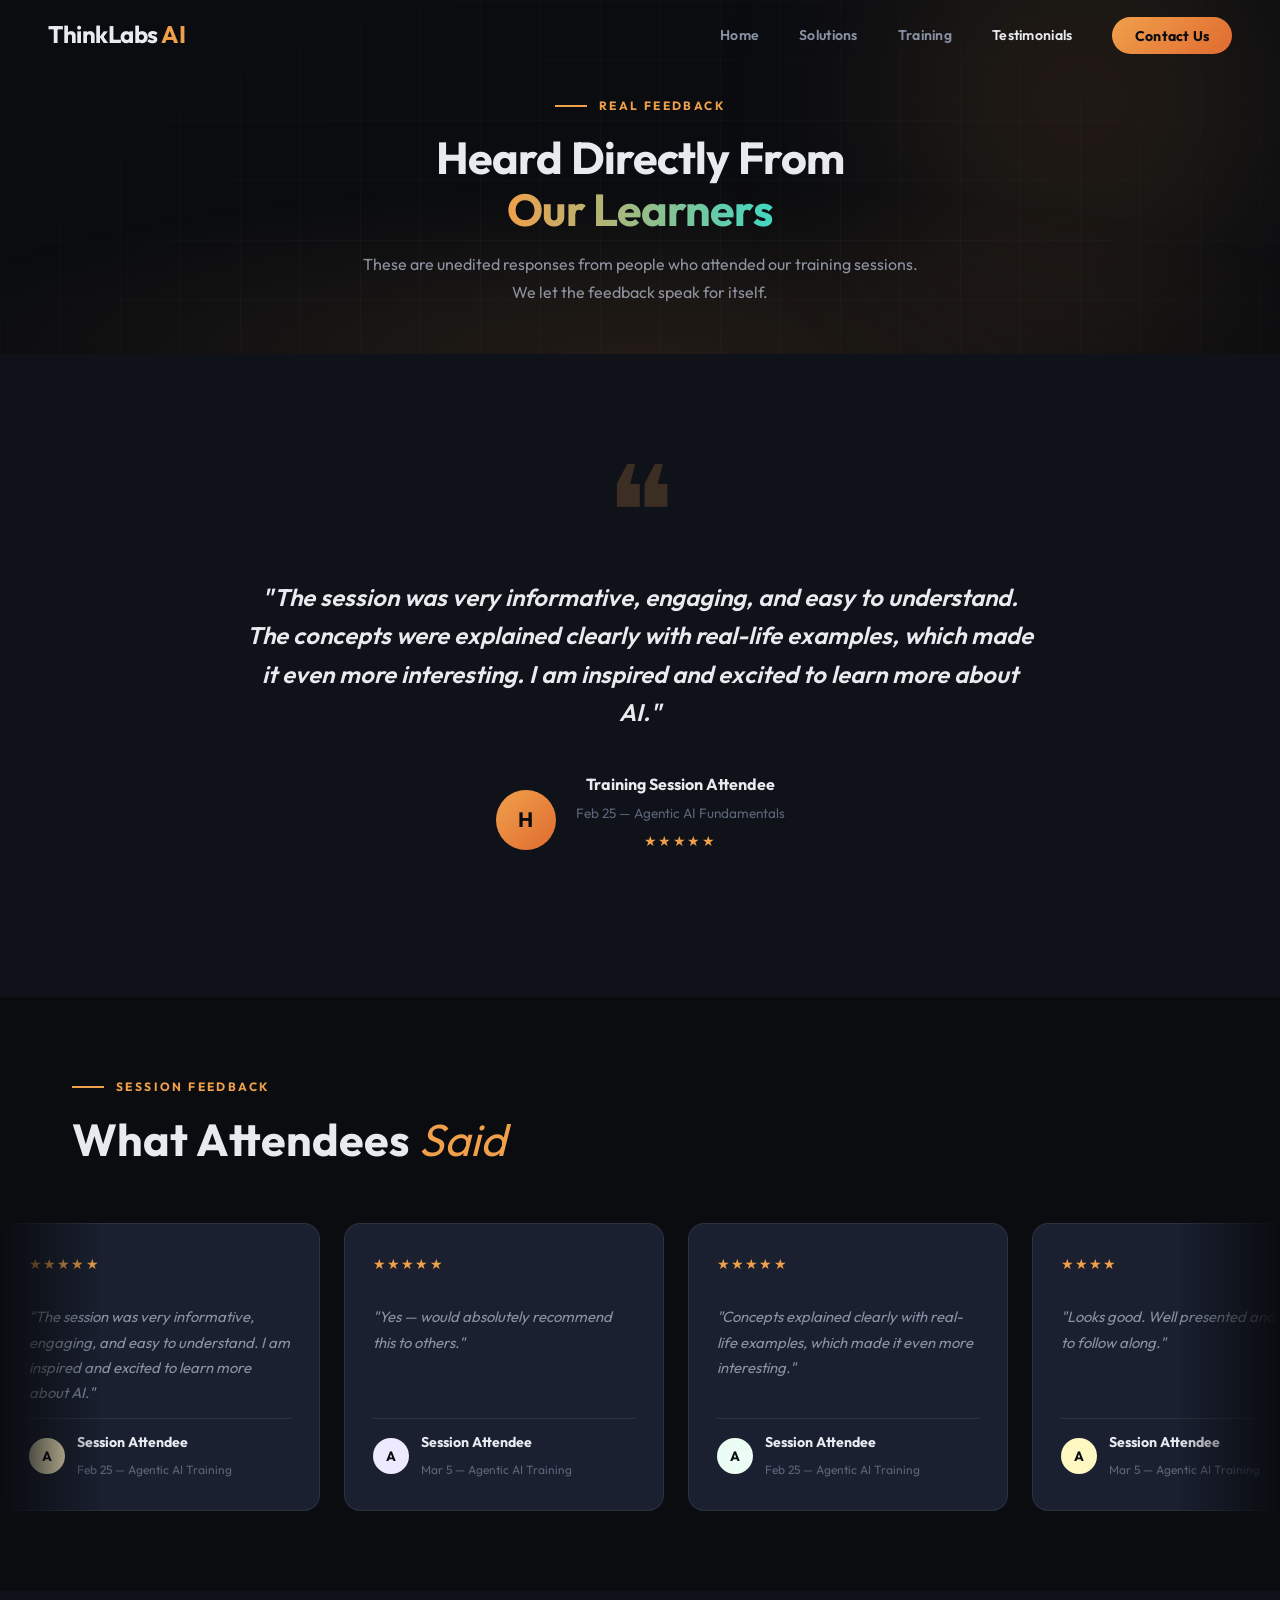
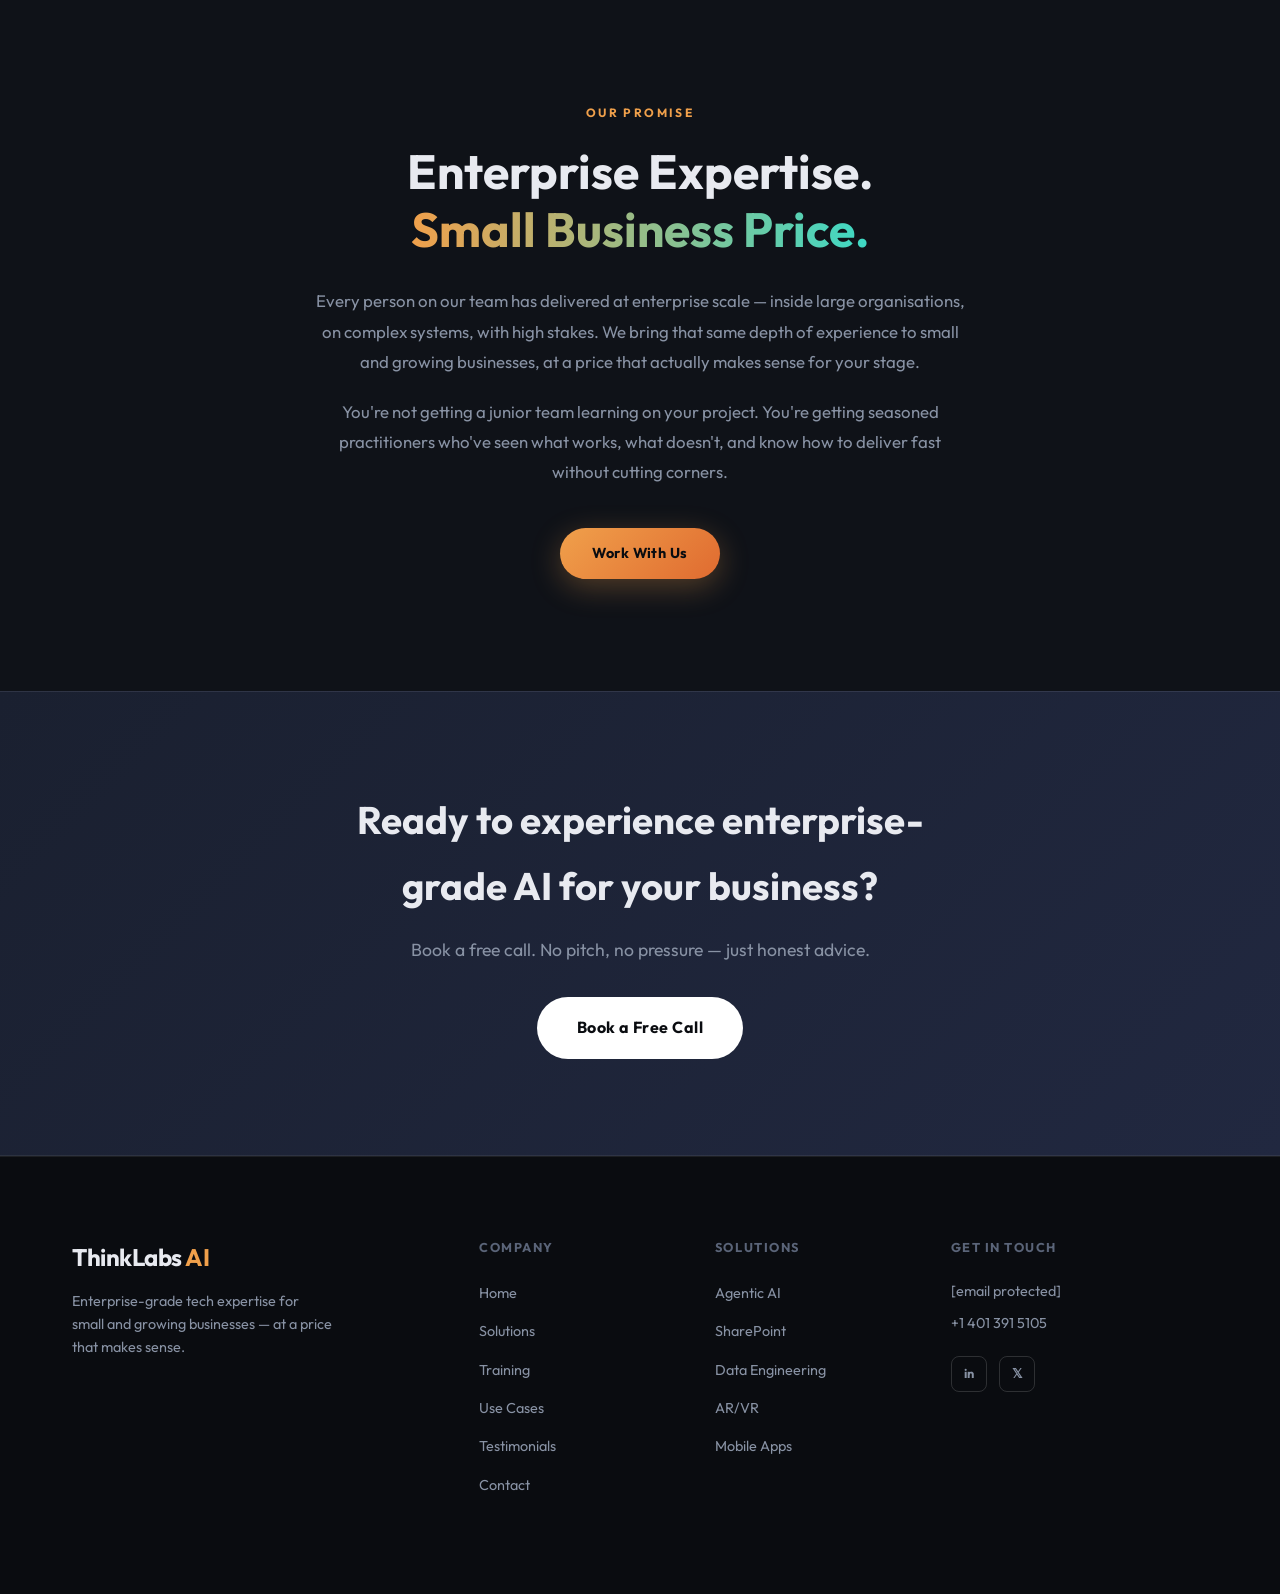
<file: testimonials.html>
<!DOCTYPE html>
<html lang="en">
<head>
  <meta charset="UTF-8" />
  <meta name="viewport" content="width=device-width, initial-scale=1.0" />
  <title>Testimonials — ThinkLabs AI</title>
  <link rel="stylesheet" href="style.css" />
  <link rel="preconnect" href="https://fonts.googleapis.com">
  <script src="script.js"></script>
  <link rel="preconnect" href="https://fonts.gstatic.com" crossorigin>
  <link href="https://fonts.googleapis.com/css2?family=Outfit:wght@300;400;500;600;700&display=swap" rel="stylesheet">
</head>
<body>

  <nav class="nav scrolled" id="mainNav">
    <a href="index.html" class="nav-logo">ThinkLabs <span>AI</span></a>
    <button class="hamburger" id="hamburger" aria-label="Menu">
      <span></span><span></span><span></span>
    </button>
    <ul class="nav-links" id="navLinks">
      <li><a href="index.html">Home</a></li>
      <li><a href="services.html">Solutions</a></li>
      <li><a href="training.html">Training</a></li>
      <li><a href="testimonials.html" class="active">Testimonials</a></li>
      <li><a href="contact.html" class="nav-cta">Contact Us</a></li>
    </ul>
  </nav>

  <!-- PAGE HERO -->
  <section class="page-hero">
    <div class="hero-bg">
      <div class="orb orb-1"></div>
      <div class="orb orb-2"></div>
      <div class="grid-overlay"></div>
    </div>
    <div class="section-label reveal">Real Feedback</div>
    <h1 class="page-hero-title reveal delay-1">
      Heard Directly From<br/><span class="gradient-text">Our Learners</span>
    </h1>
    <p class="page-hero-subtitle reveal delay-2">
      These are unedited responses from people who attended our training sessions. We let the feedback speak for itself.
    </p>
   
  </section>

  <!-- FEATURED TESTIMONIAL -->
  <section class="section section-darker">
    <div class="container">
      <div class="featured-testimonial reveal">
        <div class="featured-quote">❝</div>
        <blockquote>
          "The session was very informative, engaging, and easy to understand. The concepts were explained clearly with real-life examples, which made it even more interesting. I am inspired and excited to learn more about AI."
        </blockquote>
        <div class="featured-author">
          <div class="author-avatar-letter avatar-featured">H</div>
          <div>
            <strong>Training Session Attendee</strong>
            <span>Feb 25 — Agentic AI Fundamentals</span>
            <div class="stars featured-stars">★★★★★</div>
          </div>
        </div>
      </div>
    </div>
  </section>

  <!-- ANIMATED TESTIMONIALS MARQUEE -->
  <section class="section section-dark testimonials-marquee-section">
    <div class="container">
      <div class="section-label reveal">Session Feedback</div>
      <h2 class="section-title reveal delay-1">What Attendees <em>Said</em></h2>
    </div>

    <!-- Row 1 — scrolls left -->
    <div class="marquee-wrapper">
      

    <!-- Row 2 — scrolls right -->
    
      <div class="marquee-track marquee-right">
        <div class="marquee-card">
          <div class="stars">★★★★★</div>
          <p>"The session was very informative, engaging, and easy to understand. I am inspired and excited to learn more about AI."</p>
          <div class="marquee-author"><div class="author-avatar-letter avatar-yellow">A</div><div><strong>Session Attendee</strong><span>Feb 25 — Agentic AI Training</span></div></div>
        </div>
        <div class="marquee-card">
          <div class="stars">★★★★★</div>
          <p>"Yes — would absolutely recommend this to others."</p>
          <div class="marquee-author"><div class="author-avatar-letter avatar-purple">A</div><div><strong>Session Attendee</strong><span>Mar 5 — Agentic AI Training</span></div></div>
        </div>
        <div class="marquee-card">
          <div class="stars">★★★★★</div>
          <p>"Concepts explained clearly with real-life examples, which made it even more interesting."</p>
          <div class="marquee-author"><div class="author-avatar-letter avatar-mint">A</div><div><strong>Session Attendee</strong><span>Feb 25 — Agentic AI Training</span></div></div>
        </div>
        <div class="marquee-card">
          <div class="stars">★★★★</div>
          <p>"Looks good. Well presented and easy to follow along."</p>
          <div class="marquee-author"><div class="author-avatar-letter avatar-lime">A</div><div><strong>Session Attendee</strong><span>Mar 5 — Agentic AI Training</span></div></div>
        </div>
        <!-- Duplicate for seamless loop -->
        <div class="marquee-card">
          <div class="stars">★★★★★</div>
          <p>"The session was very informative, engaging, and easy to understand. I am inspired and excited to learn more about AI."</p>
          <div class="marquee-author"><div class="author-avatar-letter avatar-yellow">A</div><div><strong>Session Attendee</strong><span>Feb 25 — Agentic AI Training</span></div></div>
        </div>
        <div class="marquee-card">
          <div class="stars">★★★★★</div>
          <p>"Yes — would absolutely recommend this to others."</p>
          <div class="marquee-author"><div class="author-avatar-letter avatar-purple">A</div><div><strong>Session Attendee</strong><span>Mar 5 — Agentic AI Training</span></div></div>
        </div>
        <div class="marquee-card">
          <div class="stars">★★★★★</div>
          <p>"Concepts explained clearly with real-life examples, which made it even more interesting."</p>
          <div class="marquee-author"><div class="author-avatar-letter avatar-mint">A</div><div><strong>Session Attendee</strong><span>Feb 25 — Agentic AI Training</span></div></div>
        </div>
        <div class="marquee-card">
          <div class="stars">★★★★</div>
          <p>"Looks good. Well presented and easy to follow along."</p>
          <div class="marquee-author"><div class="author-avatar-letter avatar-lime">A</div><div><strong>Session Attendee</strong><span>Mar 5 — Agentic AI Training</span></div></div>
        </div>
      </div>
    </div>
  </section>

  <!-- MOTTO SECTION -->
  <section class="section section-darker">
    <div class="container">
      <div class="motto-block reveal">
        <div class="motto-label">Our Promise</div>
        <h2 class="motto-heading">Enterprise Expertise.<br/><span class="gradient-text">Small Business Price.</span></h2>
        <p class="motto-body">
          Every person on our team has delivered at enterprise scale — inside large organisations, on complex systems, with high stakes. We bring that same depth of experience to small and growing businesses, at a price that actually makes sense for your stage.
        </p>
        <p class="motto-body">
          You're not getting a junior team learning on your project. You're getting seasoned practitioners who've seen what works, what doesn't, and know how to deliver fast without cutting corners.
        </p>
        <a href="contact.html" class="btn btn-primary">Work With Us</a>
      </div>
    </div>
  </section>

  <!-- CTA -->
  <section class="cta-banner">
    <div class="container">
      <div class="cta-banner-inner reveal">
        <h2>Ready to experience enterprise-grade AI for your business?</h2>
        <p>Book a free call. No pitch, no pressure — just honest advice.</p>
        <a href="contact.html" class="btn btn-white btn-lg">Book a Free Call</a>
      </div>
    </div>
  </section>

  <!-- FOOTER -->
  <footer class="footer">
    <div class="container">
      <div class="footer-grid">
        <div class="footer-brand">
          <a href="index.html" class="nav-logo">ThinkLabs <span>AI</span></a>
          <p>Enterprise-grade tech expertise for small and growing businesses — at a price that makes sense.</p>
        </div>
        <div class="footer-links">
          <h4>Company</h4>
          <ul>
            <li><a href="index.html">Home</a></li>
            <li><a href="services.html">Solutions</a></li>
            <li><a href="training.html">Training</a></li>
            <li><a href="usecases.html">Use Cases</a></li>
            <li><a href="testimonials.html">Testimonials</a></li>
            <li><a href="contact.html">Contact</a></li>
          </ul>
        </div>
        <div class="footer-links">
          <h4>Solutions</h4>
          <ul>
            <li><a href="services.html#ai">Agentic AI</a></li>
            <li><a href="services.html#sharepoint">SharePoint</a></li>
            <li><a href="services.html#data">Data Engineering</a></li>
            <li><a href="services.html#arvr">AR/VR</a></li>
            <li><a href="services.html#mobile">Mobile Apps</a></li>
          </ul>
        </div>
        <div class="footer-contact">
          <h4>Get In Touch</h4>
          <p><a href="/cdn-cgi/l/email-protection" class="__cf_email__" data-cfemail="8edae6e7e0e5e2efecfdbebeb7cee9e3efe7e2a0ede1e3">[email&#160;protected]</a></p>
          <p>+1 401 391 5105</p>
          <div class="social-links">
            <a href="#" aria-label="LinkedIn">in</a>
            <a href="#" aria-label="Twitter">𝕏</a>
            <a href="#" aria
</file>
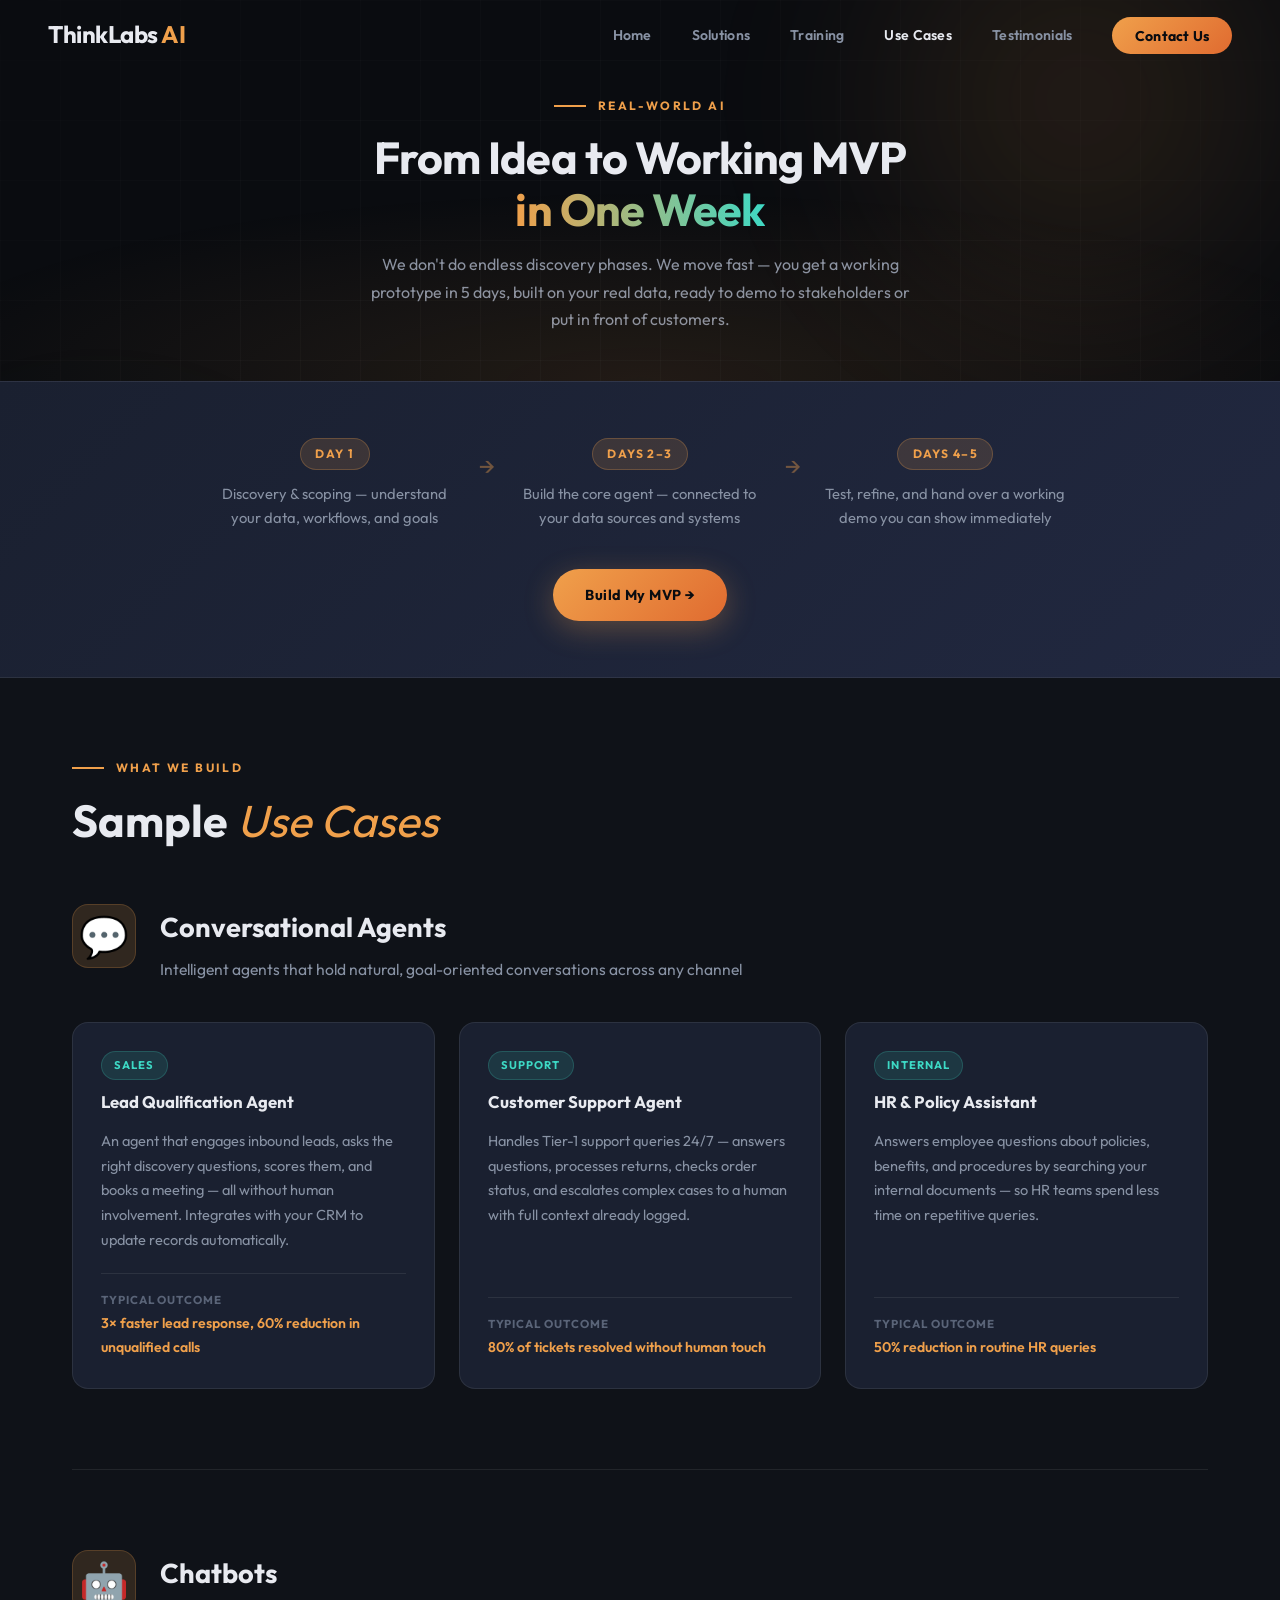
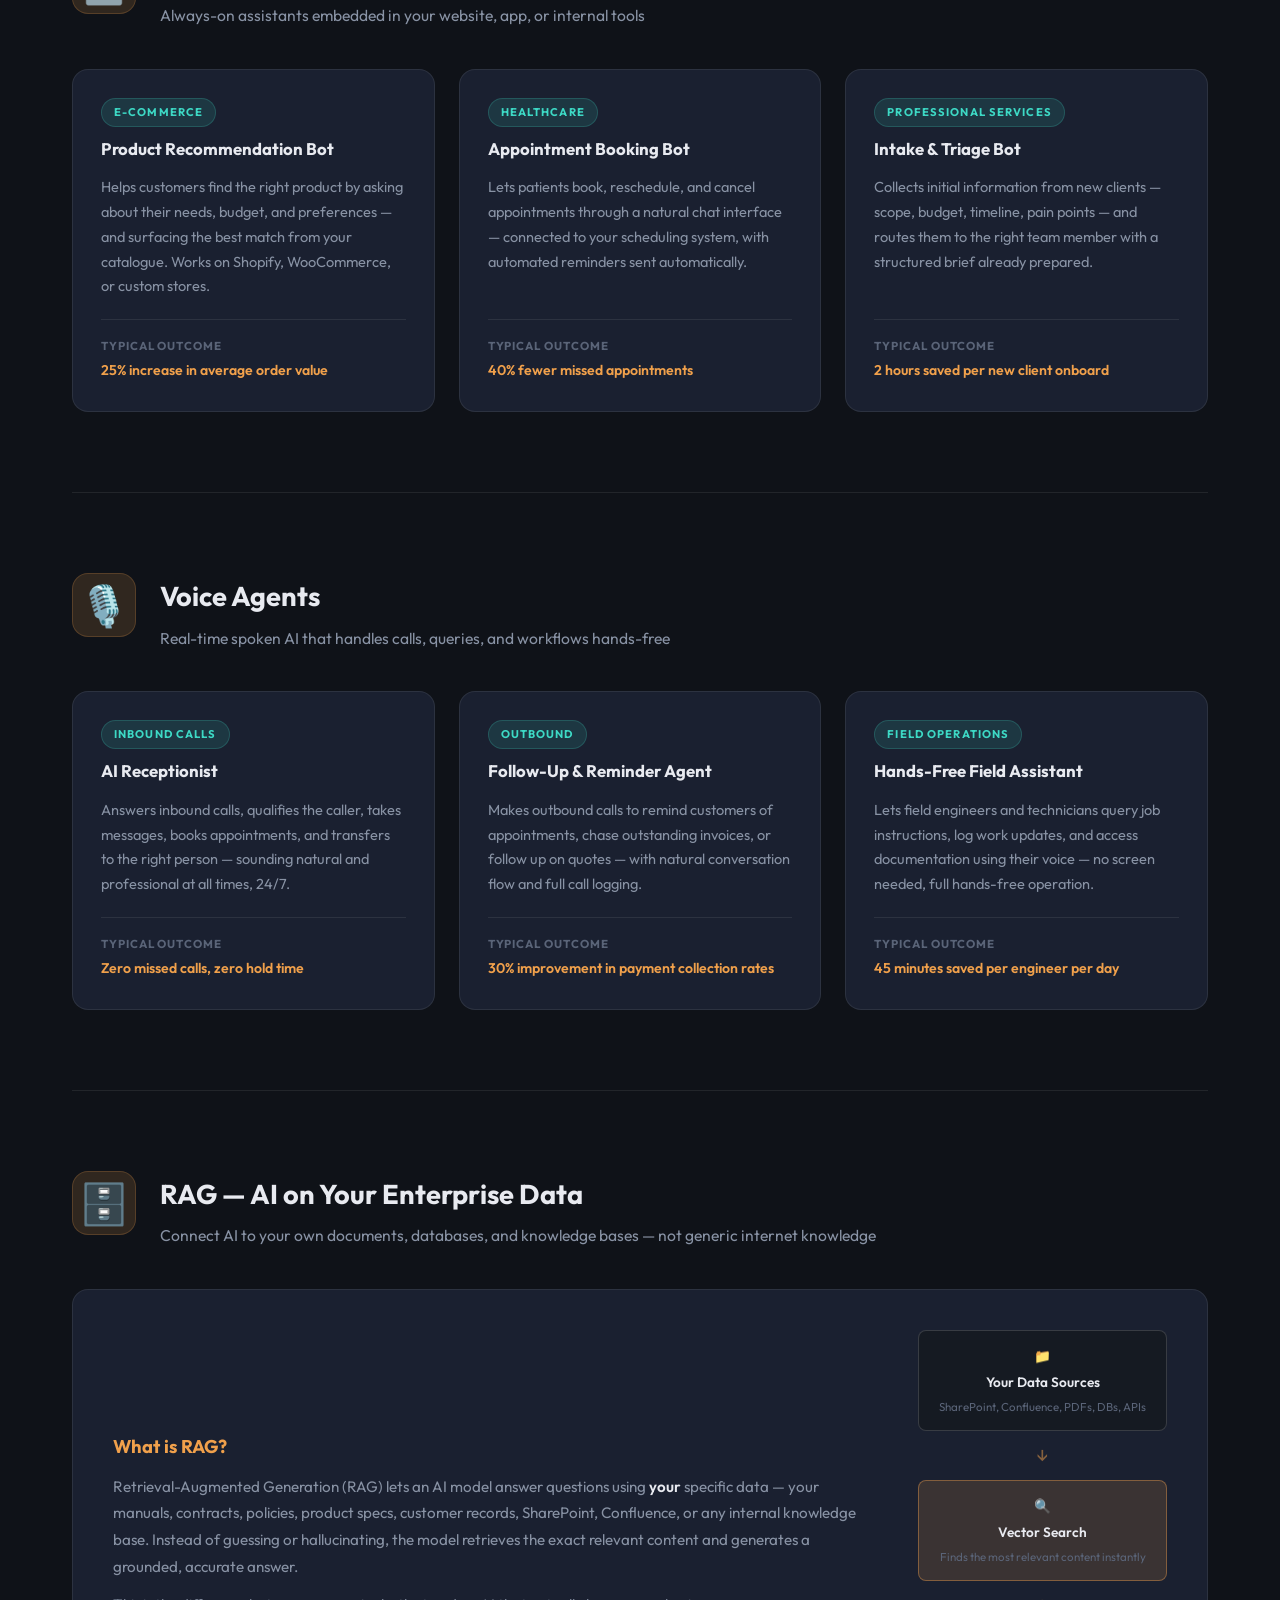
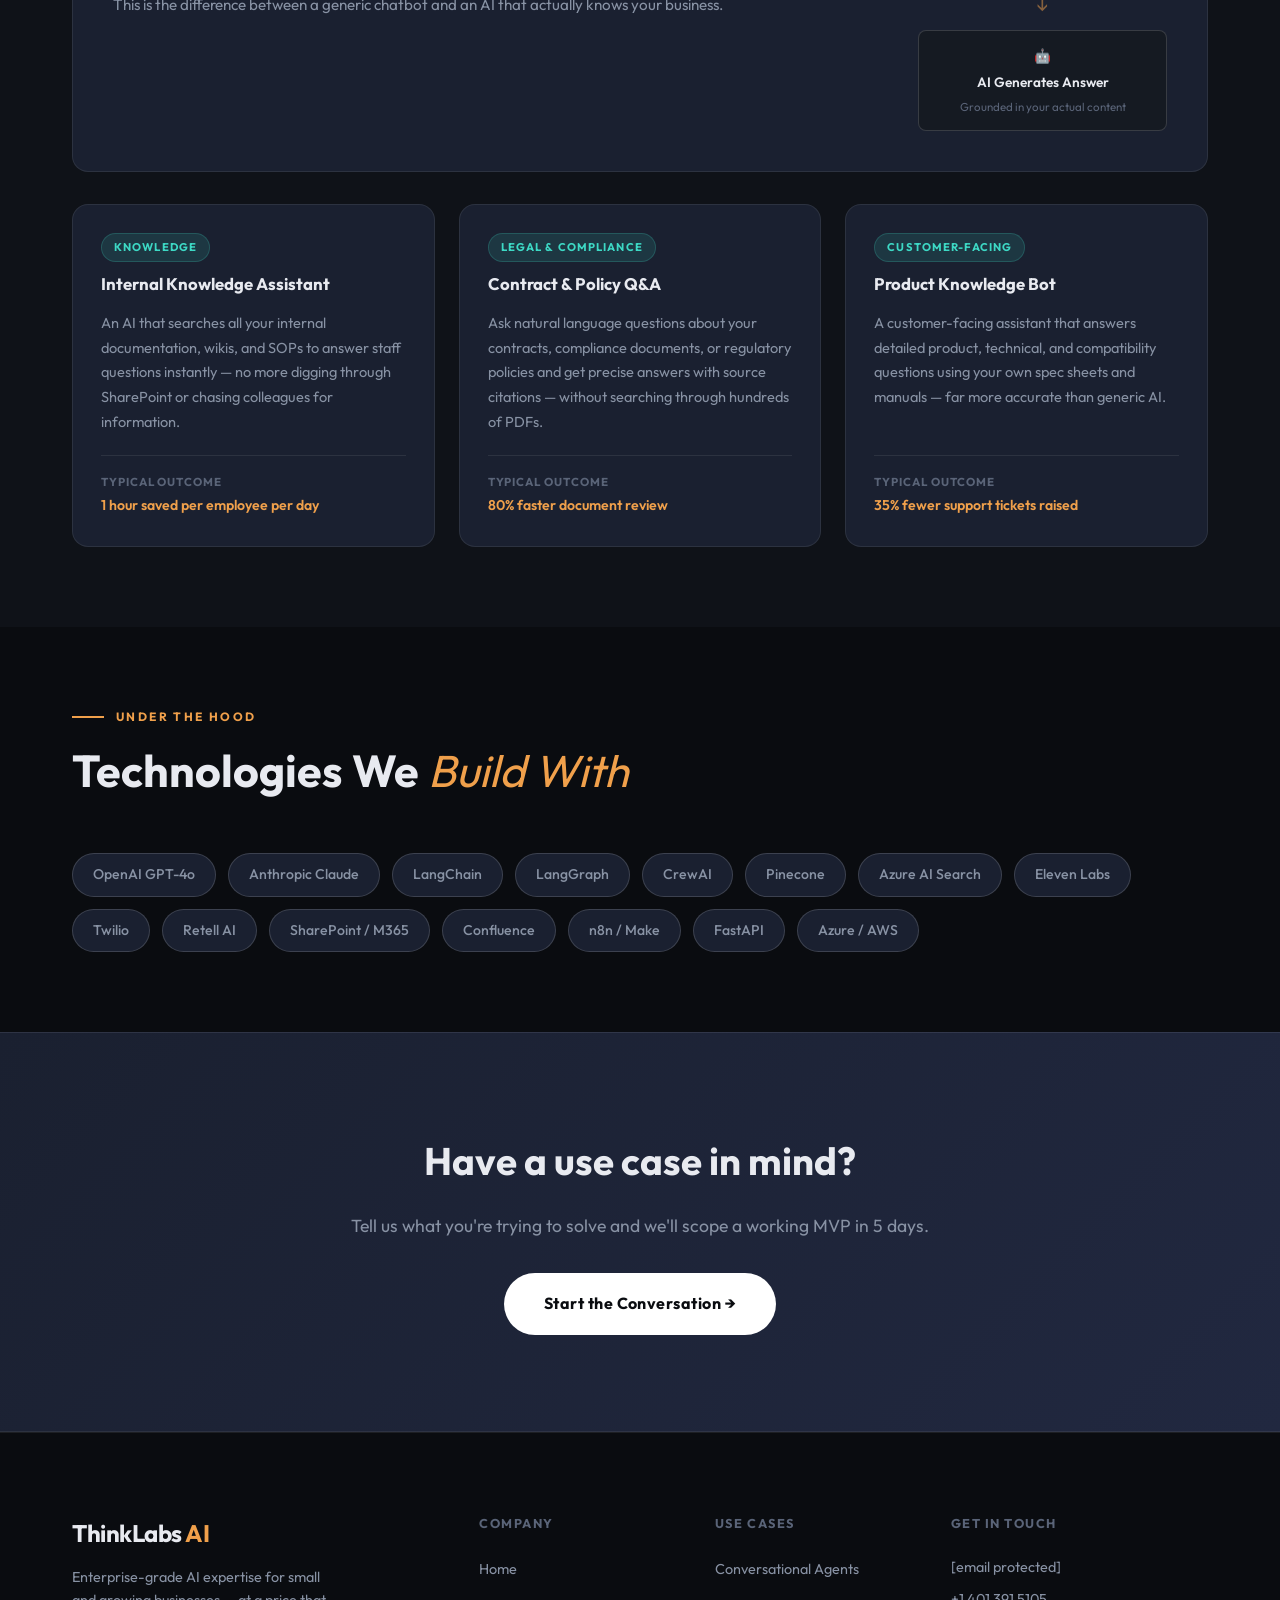
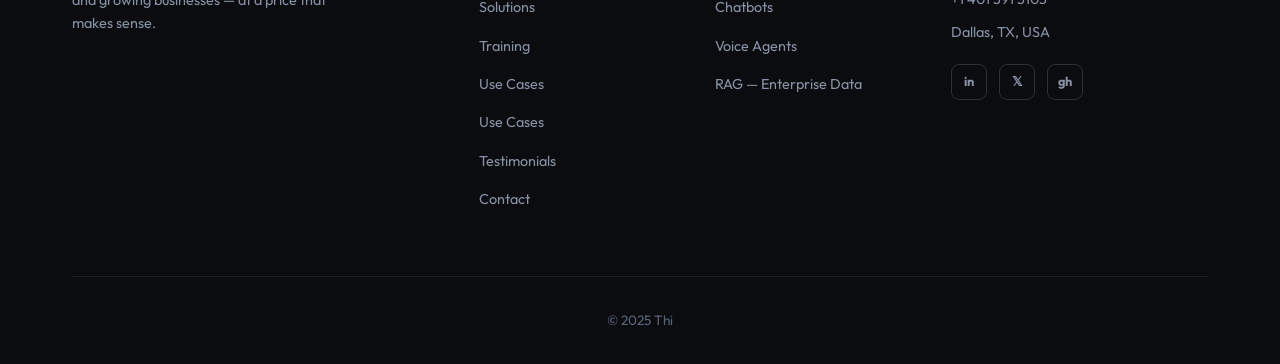
<file: usecases.html>
<!DOCTYPE html>
<html lang="en">
<head>
  <meta charset="UTF-8" />
  <meta name="viewport" content="width=device-width, initial-scale=1.0" />
  <title>Use Cases — ThinkLabs AI</title>
  <link rel="stylesheet" href="style.css" />
  <link rel="preconnect" href="https://fonts.googleapis.com">
  <link rel="preconnect" href="https://fonts.gstatic.com" crossorigin>
  <script src="script.js"></script>
  <link href="https://fonts.googleapis.com/css2?family=Outfit:wght@300;400;500;600;700&display=swap" rel="stylesheet">
</head>
<body>

  <nav class="nav scrolled" id="mainNav">
    <a href="index.html" class="nav-logo">ThinkLabs <span>AI</span></a>
    <button class="hamburger" id="hamburger" aria-label="Menu">
      <span></span><span></span><span></span>
    </button>
    <ul class="nav-links" id="navLinks">
      <li><a href="index.html">Home</a></li>
      <li><a href="services.html">Solutions</a></li>
      <li><a href="training.html">Training</a></li>
      <li><a href="usecases.html" class="active">Use Cases</a></li>
      <li><a href="testimonials.html">Testimonials</a></li>
      <li><a href="contact.html" class="nav-cta">Contact Us</a></li>
    </ul>
  </nav>

  <!-- PAGE HERO -->
  <section class="page-hero">
    <div class="hero-bg">
      <div class="orb orb-1"></div>
      <div class="orb orb-2"></div>
      <div class="grid-overlay"></div>
    </div>
    <div class="section-label reveal">Real-World AI</div>
    <h1 class="page-hero-title reveal delay-1">
      From Idea to Working MVP<br/><span class="gradient-text">in One Week</span>
    </h1>
    <p class="page-hero-subtitle reveal delay-2">
      We don't do endless discovery phases. We move fast — you get a working prototype in 5 days, built on your real data, ready to demo to stakeholders or put in front of customers.
    </p>
  </section>

  <!-- MVP PROMISE BANNER -->
  <section class="mvp-banner">
    <div class="container">
      <div class="mvp-banner-inner reveal">
        <div class="mvp-steps">
          <div class="mvp-step">
            <span class="mvp-day">Day 1</span>
            <p>Discovery & scoping — understand your data, workflows, and goals</p>
          </div>
          <div class="mvp-arrow">→</div>
          <div class="mvp-step">
            <span class="mvp-day">Days 2–3</span>
            <p>Build the core agent — connected to your data sources and systems</p>
          </div>
          <div class="mvp-arrow">→</div>
          <div class="mvp-step">
            <span class="mvp-day">Days 4–5</span>
            <p>Test, refine, and hand over a working demo you can show immediately</p>
          </div>
        </div>
        <div class="mvp-cta">
          <a href="contact.html" class="btn btn-primary">Build My MVP →</a>
        </div>
      </div>
    </div>
  </section>

  <!-- USE CASES -->
  <section class="section section-darker">
    <div class="container">
      <div class="section-label reveal">What We Build</div>
      <h2 class="section-title reveal delay-1">Sample <em>Use Cases</em></h2>

      <!-- CONVERSATIONAL AGENTS -->
      <div class="usecase-block reveal delay-1" id="conversational">
        <div class="usecase-header">
          <div class="usecase-icon">💬</div>
          <div>
            <h3>Conversational Agents</h3>
            <p class="usecase-tagline">Intelligent agents that hold natural, goal-oriented conversations across any channel</p>
          </div>
        </div>
        <div class="usecase-grid">
          <div class="usecase-card">
            <div class="usecase-card-top">
              <span class="uc-tag">Sales</span>
              <h4>Lead Qualification Agent</h4>
            </div>
            <p>An agent that engages inbound leads, asks the right discovery questions, scores them, and books a meeting — all without human involvement. Integrates with your CRM to update records automatically.</p>
            <div class="usecase-outcome">
              <span class="outcome-label">Typical outcome</span>
              <span>3× faster lead response, 60% reduction in unqualified calls</span>
            </div>
          </div>
          <div class="usecase-card">
            <div class="usecase-card-top">
              <span class="uc-tag">Support</span>
              <h4>Customer Support Agent</h4>
            </div>
            <p>Handles Tier-1 support queries 24/7 — answers questions, processes returns, checks order status, and escalates complex cases to a human with full context already logged.</p>
            <div class="usecase-outcome">
              <span class="outcome-label">Typical outcome</span>
              <span>80% of tickets resolved without human touch</span>
            </div>
          </div>
          <div class="usecase-card">
            <div class="usecase-card-top">
              <span class="uc-tag">Internal</span>
              <h4>HR & Policy Assistant</h4>
            </div>
            <p>Answers employee questions about policies, benefits, and procedures by searching your internal documents — so HR teams spend less time on repetitive queries.</p>
            <div class="usecase-outcome">
              <span class="outcome-label">Typical outcome</span>
              <span>50% reduction in routine HR queries</span>
            </div>
          </div>
        </div>
      </div>

      <!-- CHATBOT -->
      <div class="usecase-block reveal delay-2" id="chatbot">
        <div class="usecase-header">
          <div class="usecase-icon">🤖</div>
          <div>
            <h3>Chatbots</h3>
            <p class="usecase-tagline">Always-on assistants embedded in your website, app, or internal tools</p>
          </div>
        </div>
        <div class="usecase-grid">
          <div class="usecase-card">
            <div class="usecase-card-top">
              <span class="uc-tag">E-Commerce</span>
              <h4>Product Recommendation Bot</h4>
            </div>
            <p>Helps customers find the right product by asking about their needs, budget, and preferences — and surfacing the best match from your catalogue. Works on Shopify, WooCommerce, or custom stores.</p>
            <div class="usecase-outcome">
              <span class="outcome-label">Typical outcome</span>
              <span>25% increase in average order value</span>
            </div>
          </div>
          <div class="usecase-card">
            <div class="usecase-card-top">
              <span class="uc-tag">Healthcare</span>
              <h4>Appointment Booking Bot</h4>
            </div>
            <p>Lets patients book, reschedule, and cancel appointments through a natural chat interface — connected to your scheduling system, with automated reminders sent automatically.</p>
            <div class="usecase-outcome">
              <span class="outcome-label">Typical outcome</span>
              <span>40% fewer missed appointments</span>
            </div>
          </div>
          <div class="usecase-card">
            <div class="usecase-card-top">
              <span class="uc-tag">Professional Services</span>
              <h4>Intake & Triage Bot</h4>
            </div>
            <p>Collects initial information from new clients — scope, budget, timeline, pain points — and routes them to the right team member with a structured brief already prepared.</p>
            <div class="usecase-outcome">
              <span class="outcome-label">Typical outcome</span>
              <span>2 hours saved per new client onboard</span>
            </div>
          </div>
        </div>
      </div>

      <!-- VOICE AGENTS -->
      <div class="usecase-block reveal delay-3" id="voice">
        <div class="usecase-header">
          <div class="usecase-icon">🎙️</div>
          <div>
            <h3>Voice Agents</h3>
            <p class="usecase-tagline">Real-time spoken AI that handles calls, queries, and workflows hands-free</p>
          </div>
        </div>
        <div class="usecase-grid">
          <div class="usecase-card">
            <div class="usecase-card-top">
              <span class="uc-tag">Inbound Calls</span>
              <h4>AI Receptionist</h4>
            </div>
            <p>Answers inbound calls, qualifies the caller, takes messages, books appointments, and transfers to the right person — sounding natural and professional at all times, 24/7.</p>
            <div class="usecase-outcome">
              <span class="outcome-label">Typical outcome</span>
              <span>Zero missed calls, zero hold time</span>
            </div>
          </div>
          <div class="usecase-card">
            <div class="usecase-card-top">
              <span class="uc-tag">Outbound</span>
              <h4>Follow-Up & Reminder Agent</h4>
            </div>
            <p>Makes outbound calls to remind customers of appointments, chase outstanding invoices, or follow up on quotes — with natural conversation flow and full call logging.</p>
            <div class="usecase-outcome">
              <span class="outcome-label">Typical outcome</span>
              <span>30% improvement in payment collection rates</span>
            </div>
          </div>
          <div class="usecase-card">
            <div class="usecase-card-top">
              <span class="uc-tag">Field Operations</span>
              <h4>Hands-Free Field Assistant</h4>
            </div>
            <p>Lets field engineers and technicians query job instructions, log work updates, and access documentation using their voice — no screen needed, full hands-free operation.</p>
            <div class="usecase-outcome">
              <span class="outcome-label">Typical outcome</span>
              <span>45 minutes saved per engineer per day</span>
            </div>
          </div>
        </div>
      </div>

      <!-- RAG -->
      <div class="usecase-block reveal delay-1" id="rag">
        <div class="usecase-header">
          <div class="usecase-icon">🗄️</div>
          <div>
            <h3>RAG — AI on Your Enterprise Data</h3>
            <p class="usecase-tagline">Connect AI to your own documents, databases, and knowledge bases — not generic internet knowledge</p>
          </div>
        </div>
        <div class="rag-explainer reveal">
          <div class="rag-explainer-text">
            <h4>What is RAG?</h4>
            <p>Retrieval-Augmented Generation (RAG) lets an AI model answer questions using <em>your</em> specific data — your manuals, contracts, policies, product specs, customer records, SharePoint, Confluence, or any internal knowledge base. Instead of guessing or hallucinating, the model retrieves the exact relevant content and generates a grounded, accurate answer.</p>
            <p>This is the difference between a generic chatbot and an AI that actually knows your business.</p>
          </div>
          <div class="rag-explainer-diagram">
            <div class="rag-step">
              <span class="rag-step-icon">📁</span>
              <span>Your Data Sources</span>
              <small>SharePoint, Confluence, PDFs, DBs, APIs</small>
            </div>
            <div class="rag-arrow-down">↓</div>
            <div class="rag-step rag-step-accent">
              <span class="rag-step-icon">🔍</span>
              <span>Vector Search</span>
              <small>Finds the most relevant content instantly</small>
            </div>
            <div class="rag-arrow-down">↓</div>
            <div class="rag-step">
              <span class="rag-step-icon">🤖</span>
              <span>AI Generates Answer</span>
              <small>Grounded in your actual content</small>
            </div>
          </div>
        </div>
        <div class="usecase-grid">
          <div class="usecase-card">
            <div class="usecase-card-top">
              <span class="uc-tag">Knowledge</span>
              <h4>Internal Knowledge Assistant</h4>
            </div>
            <p>An AI that searches all your internal documentation, wikis, and SOPs to answer staff questions instantly — no more digging through SharePoint or chasing colleagues for information.</p>
            <div class="usecase-outcome">
              <span class="outcome-label">Typical outcome</span>
              <span>1 hour saved per employee per day</span>
            </div>
          </div>
          <div class="usecase-card">
            <div class="usecase-card-top">
              <span class="uc-tag">Legal & Compliance</span>
              <h4>Contract & Policy Q&A</h4>
            </div>
            <p>Ask natural language questions about your contracts, compliance documents, or regulatory policies and get precise answers with source citations — without searching through hundreds of PDFs.</p>
            <div class="usecase-outcome">
              <span class="outcome-label">Typical outcome</span>
              <span>80% faster document review</span>
            </div>
          </div>
          <div class="usecase-card">
            <div class="usecase-card-top">
              <span class="uc-tag">Customer-Facing</span>
              <h4>Product Knowledge Bot</h4>
            </div>
            <p>A customer-facing assistant that answers detailed product, technical, and compatibility questions using your own spec sheets and manuals — far more accurate than generic AI.</p>
            <div class="usecase-outcome">
              <span class="outcome-label">Typical outcome</span>
              <span>35% fewer support tickets raised</span>
            </div>
          </div>
        </div>
      </div>

    </div>
  </section>

  <!-- TECH STACK -->
  <section class="section section-dark">
    <div class="container">
      <div class="section-label reveal">Under the Hood</div>
      <h2 class="section-title reveal delay-1">Technologies We <em>Build With</em></h2>
      <div class="tech-grid reveal delay-2">
        <div class="tech-pill">OpenAI GPT-4o</div>
        <div class="tech-pill">Anthropic Claude</div>
        <div class="tech-pill">LangChain</div>
        <div class="tech-pill">LangGraph</div>
        <div class="tech-pill">CrewAI</div>
        <div class="tech-pill">Pinecone</div>
        <div class="tech-pill">Azure AI Search</div>
        <div class="tech-pill">Eleven Labs</div>
        <div class="tech-pill">Twilio</div>
        <div class="tech-pill">Retell AI</div>
        <div class="tech-pill">SharePoint / M365</div>
        <div class="tech-pill">Confluence</div>
        <div class="tech-pill">n8n / Make</div>
        <div class="tech-pill">FastAPI</div>
        <div class="tech-pill">Azure / AWS</div>
      </div>
    </div>
  </section>

  <!-- CTA -->
  <section class="cta-banner">
    <div class="container">
      <div class="cta-banner-inner reveal">
        <h2>Have a use case in mind?</h2>
        <p>Tell us what you're trying to solve and we'll scope a working MVP in 5 days.</p>
        <a href="contact.html" class="btn btn-white btn-lg">Start the Conversation →</a>
      </div>
    </div>
  </section>

  <!-- FOOTER -->
  <footer class="footer">
    <div class="container">
      <div class="footer-grid">
        <div class="footer-brand">
          <a href="index.html" class="nav-logo">ThinkLabs <span>AI</span></a>
          <p>Enterprise-grade AI expertise for small and growing businesses — at a price that makes sense.</p>
        </div>
        <div class="footer-links">
          <h4>Company</h4>
          <ul>
            <li><a href="index.html">Home</a></li>
            <li><a href="services.html">Solutions</a></li>
            <li><a href="training.html">Training</a></li>
            <li><a href="usecases.html">Use Cases</a></li>
            <li><a href="usecases.html">Use Cases</a></li>
            <li><a href="testimonials.html">Testimonials</a></li>
            <li><a href="contact.html">Contact</a></li>
          </ul>
        </div>
        <div class="footer-links">
          <h4>Use Cases</h4>
          <ul>
            <li><a href="#conversational">Conversational Agents</a></li>
            <li><a href="#chatbot">Chatbots</a></li>
            <li><a href="#voice">Voice Agents</a></li>
            <li><a href="#rag">RAG — Enterprise Data</a></li>
          </ul>
        </div>
        <div class="footer-contact">
          <h4>Get In Touch</h4>
          <p><a href="/cdn-cgi/l/email-protection" class="__cf_email__" data-cfemail="cb9fa3a2a5a0a7aaa9b8fbfbf28baca6aaa2a7e5a8a4a6">[email&#160;protected]</a></p>
          <p>+1 401 391 5105</p>
          <p>Dallas, TX, USA</p>
          <div class="social-links">
            <a href="#" aria-label="LinkedIn">in</a>
            <a href="#" aria-label="Twitter">𝕏</a>
            <a href="#" aria-label="GitHub">gh</a>
          </div>
        </div>
      </div>
      <div class="footer-bottom">
        <p>© 2025 Thi
</file>
<file: style.css>
/* ============================================
   NEXGEN TECH — GLOBAL STYLES
   Aesthetic: Refined Dark Luxury with Warm Accents
   ============================================ */

:root {
  --bg: #0a0c10;
  --bg-2: #0f1218;
  --bg-3: #151a22;
  --surface: #1a2030;
  --surface-2: #212840;
  --border: rgba(255,255,255,0.08);
  --border-bright: rgba(255,255,255,0.15);
  --text: #e8eaf0;
  --text-muted: #8892a4;
  --text-dim: #5a6478;
  --accent: #f0a04b;
  --accent-2: #e06b30;
  --accent-glow: rgba(240,160,75,0.15);
  --teal: #3dd9c5;
  --teal-glow: rgba(61,217,197,0.12);
  --radius: 16px;
  --radius-sm: 8px;
  --transition: 0.35s cubic-bezier(0.4, 0, 0.2, 1);
  --font-display: 'Outfit', sans-serif;
  --font-body: 'Outfit', sans-serif;
  --max-w: 1200px;
}

*, *::before, *::after { box-sizing: border-box; margin: 0; padding: 0; }

html { scroll-behavior: smooth; }

body {
  background: var(--bg);
  color: var(--text);
  font-family: var(--font-body);
  font-size: 16px;
  line-height: 1.7;
  overflow-x: hidden;
}

img { max-width: 100%; display: block; }
a { color: inherit; text-decoration: none; }
ul { list-style: none; }

.container {
  max-width: var(--max-w);
  margin: 0 auto;
  padding: 0 2rem;
}

.section { padding: 5rem 0; }
.text-center { text-align: center; }

/* ============================================
   TYPOGRAPHY
   ============================================ */

.section-label {
  font-family: var(--font-display);
  font-size: 0.75rem;
  font-weight: 700;
  letter-spacing: 0.2em;
  text-transform: uppercase;
  color: var(--accent);
  margin-bottom: 1rem;
  display: flex;
  align-items: center;
  gap: 0.75rem;
}
.section-label::before {
  content: '';
  display: block;
  width: 2rem;
  height: 2px;
  background: var(--accent);
  flex-shrink: 0;
}

.section-title {
  font-family: var(--font-display);
  font-size: clamp(1.8rem, 3.5vw, 2.8rem);
  font-weight: 700;
  line-height: 1.2;
  margin-bottom: 3.5rem;
  color: var(--text);
}
.section-title em {
  font-style: italic;
  font-weight: 400;
  color: var(--accent);
}

.gradient-text {
  background: linear-gradient(90deg, var(--accent) 0%, var(--teal) 100%);
  -webkit-background-clip: text;
  -webkit-text-fill-color: transparent;
  background-clip: text;
  display: inline;
}

/* ============================================
   BUTTONS
   ============================================ */

.btn {
  display: inline-flex;
  align-items: center;
  gap: 0.5rem;
  padding: 0.85rem 2rem;
  border-radius: 50px;
  font-family: var(--font-display);
  font-size: 0.9rem;
  font-weight: 600;
  letter-spacing: 0.03em;
  cursor: pointer;
  border: none;
  transition: var(--transition);
  position: relative;
  overflow: hidden;
}
.btn::before {
  content: '';
  position: absolute;
  inset: 0;
  background: rgba(255,255,255,0);
  transition: background 0.3s;
}
.btn:hover::before { background: rgba(255,255,255,0.07); }

.btn-primary {
  background: linear-gradient(135deg, var(--accent), var(--accent-2));
  color: #0a0c10;
  font-weight: 700;
  box-shadow: 0 8px 30px rgba(240,160,75,0.3);
}
.btn-primary:hover {
  transform: translateY(-2px);
  box-shadow: 0 12px 40px rgba(240,160,75,0.45);
}

.btn-ghost {
  background: transparent;
  color: var(--text);
  border: 1.5px solid var(--border-bright);
}
.btn-ghost:hover {
  border-color: var(--accent);
  color: var(--accent);
  transform: translateY(-2px);
}

.btn-outline {
  background: transparent;
  color: var(--accent);
  border: 1.5px solid var(--accent);
}
.btn-outline:hover {
  background: var(--accent-glow);
  transform: translateY(-2px);
}

.btn-white {
  background: #fff;
  color: #0a0c10;
  font-weight: 700;
}
.btn-white:hover {
  background: var(--text);
  transform: translateY(-2px);
}

.btn-lg {
  padding: 1.1rem 2.5rem;
  font-size: 1rem;
}

/* ============================================
   NAVIGATION
   ============================================ */

.nav {
  position: fixed;
  top: 0; left: 0; right: 0;
  z-index: 10000;
  display: flex;
  align-items: center;
  justify-content: space-between;
  padding: 0.9rem 3rem;
  transition: var(--transition);
}
.nav.scrolled {
  background: rgba(10,12,16,0.92);
  backdrop-filter: blur(20px);
  border-bottom: 1px solid var(--border);
  padding: 0.65rem 3rem;
}

.nav-logo {
  font-family: var(--font-display);
  font-size: 1.5rem;
  font-weight: 700;
  color: var(--text);
  letter-spacing: -0.02em;
}
.nav-logo span { color: var(--accent); }

.nav-links {
  display: flex;
  align-items: center;
  gap: 2.5rem;
}
.nav-links li a {
  font-family: var(--font-display);
  font-size: 0.88rem;
  font-weight: 600;
  color: var(--text-muted);
  letter-spacing: 0.02em;
  transition: color 0.25s;
}
.nav-links li a:hover,
.nav-links li a.active { color: var(--text); }

.nav-cta {
  background: linear-gradient(135deg, var(--accent), var(--accent-2)) !important;
  color: #0a0c10 !important;
  padding: 0.6rem 1.4rem;
  border-radius: 50px;
  font-weight: 700 !important;
  transition: transform 0.25s, box-shadow 0.25s !important;
}
.nav-cta:hover {
  transform: translateY(-1px);
  box-shadow: 0 6px 20px rgba(240,160,75,0.35);
}

.hamburger {
  display: none;
  flex-direction: column;
  gap: 5px;
  background: none;
  border: none;
  cursor: pointer;
  padding: 0.75rem;
  position: relative;
  z-index: 10002;
  -webkit-tap-highlight-color: transparent;
  touch-action: manipulation;
  min-width: 44px;
  min-height: 44px;
  align-items: center;
  justify-content: center;
}
.hamburger span {
  display: block;
  width: 24px;
  height: 2px;
  background: var(--text);
  border-radius: 2px;
  transition: var(--transition);
}

/* ============================================
   HERO
   ============================================ */

.hero {
  min-height: auto;
  display: flex;
  align-items: center;
  padding: 6rem 3rem 4rem;
  position: relative;
  overflow: hidden;
  max-width: var(--max-w);
  margin: 0 auto;
  gap: 4rem;
}

.hero-bg {
  position: fixed;
  inset: 0;
  z-index: -1;
  pointer-events: none;
  touch-action: none;
}

.orb {
  position: absolute;
  border-radius: 50%;
  filter: blur(80px);
  opacity: 0.35;
  animation: orbFloat 10s ease-in-out infinite;
}
.orb-1 {
  width: 600px; height: 600px;
  background: radial-gradient(circle, rgba(240,160,75,0.4), transparent 70%);
  top: -200px; right: -100px;
  animation-delay: 0s;
}
.orb-2 {
  width: 500px; height: 500px;
  background: radial-gradient(circle, rgba(61,217,197,0.3), transparent 70%);
  bottom: 0; left: -150px;
  animation-delay: -4s;
}
.orb-3 {
  width: 300px; height: 300px;
  background: radial-gradient(circle, rgba(100,130,230,0.2), transparent 70%);
  top: 50%; left: 40%;
  animation-delay: -7s;
}

@keyframes orbFloat {
  0%, 100% { transform: translate(0, 0) scale(1); }
  33% { transform: translate(30px, -30px) scale(1.05); }
  66% { transform: translate(-20px, 20px) scale(0.95); }
}

.grid-overlay {
  position: absolute;
  inset: 0;
  background-image:
    linear-gradient(rgba(255,255,255,0.025) 1px, transparent 1px),
    linear-gradient(90deg, rgba(255,255,255,0.025) 1px, transparent 1px);
  background-size: 60px 60px;
  mask-image: radial-gradient(ellipse 80% 80% at 50% 50%, black 40%, transparent 100%);
}

.hero-content {
  flex: 1;
  max-width: 600px;
}

.hero-badge {
  display: inline-flex;
  align-items: center;
  gap: 0.5rem;
  background: var(--accent-glow);
  border: 1px solid rgba(240,160,75,0.3);
  color: var(--accent);
  font-size: 0.8rem;
  font-weight: 600;
  letter-spacing: 0.08em;
  text-transform: uppercase;
  padding: 0.45rem 1rem;
  border-radius: 50px;
  margin-bottom: 1.5rem;
}
.hero-badge::before {
  content: '';
  display: block;
  width: 8px; height: 8px;
  border-radius: 50%;
  background: var(--accent);
  animation: pulse 2s infinite;
}

@keyframes pulse {
  0%, 100% { opacity: 1; transform: scale(1); }
  50% { opacity: 0.5; transform: scale(0.85); }
}

.hero-title {
  font-family: var(--font-display);
  font-size: clamp(1.8rem, 3.2vw, 3rem);
  font-weight: 700;
  line-height: 1.18;
  margin-bottom: 1.25rem;
  letter-spacing: -0.02em;
}

.hero-subtitle {
  font-size: 1.1rem;
  color: var(--text-muted);
  line-height: 1.7;
  margin-bottom: 2.5rem;
  max-width: 480px;
}

.hero-actions {
  display: flex;
  gap: 1rem;
  flex-wrap: wrap;
  margin-bottom: 3.5rem;
}

.hero-stats {
  display: flex;
  align-items: center;
  gap: 2rem;
  flex-wrap: wrap;
}
.stat-divider {
  width: 1px; height: 2.5rem;
  background: var(--border-bright);
}
.stat { text-align: left; }
.stat-num {
  font-family: var(--font-display);
  font-size: 2rem;
  font-weight: 700;
  color: var(--text);
}
.stat span { color: var(--accent); font-size: 1.5rem; font-weight: 700; }
.stat p {
  font-size: 0.8rem;
  color: var(--text-muted);
  margin-top: 0.1rem;
}

.hero-visual {
  flex: 0 0 380px;
}

.hero-card {
  position: relative;
  border-radius: 24px;
  overflow: hidden;
  border: 1px solid var(--border-bright);
  box-shadow: 0 30px 80px rgba(0,0,0,0.5);
}
.hero-card img {
  width: 100%;
  height: 460px;
  object-fit: cover;
}
.hero-card-overlay {
  position: absolute;
  bottom: 1.5rem; left: 1.5rem;
  display: flex;
  align-items: center;
  gap: 0.75rem;
  background: rgba(10,12,16,0.85);
  backdrop-filter: blur(10px);
  border: 1px solid var(--border-bright);
  border-radius: 50px;
  padding: 0.6rem 1.2rem;
  font-size: 0.85rem;
  font-weight: 600;
}
.pulse-dot {
  width: 10px; height: 10px;
  border-radius: 50%;
  background: #22c55e;
  animation: pulse 2s infinite;
}

.floating {
  animation: floatCard 6s ease-in-out infinite;
}
@keyframes floatCard {
  0%, 100% { transform: translateY(0); }
  50% { transform: translateY(-16px); }
}

/* ============================================
   INTRO BAND
   ============================================ */

.intro-band {
  background: linear-gradient(135deg, var(--accent), var(--accent-2));
  padding: 1.4rem 0;
  overflow: hidden;
}
.intro-band-text {
  font-family: var(--font-display);
  font-size: 1rem;
  font-weight: 600;
  color: #0a0c10;
  text-align: center;
  letter-spacing: 0.02em;
}
.intro-band-text strong {
  font-weight: 700;
}

/* ============================================
   WHY US
   ============================================ */

.why-us { background: var(--bg-2); }

.why-grid {
  display: grid;
  grid-template-columns: repeat(auto-fit, minmax(250px, 1fr));
  gap: 1.5rem;
}

.why-card {
  background: var(--surface);
  border: 1px solid var(--border);
  border-radius: var(--radius);
  padding: 2rem;
  transition: var(--transition);
  position: relative;
  overflow: hidden;
}
.why-card::before {
  content: '';
  position: absolute;
  top: 0; left: 0; right: 0;
  height: 3px;
  background: linear-gradient(90deg, var(--accent), var(--teal));
  transform: scaleX(0);
  transform-origin: left;
  transition: transform 0.4s ease;
}
.why-card:hover::before { transform: scaleX(1); }
.why-card:hover {
  border-color: var(--border-bright);
  transform: translateY(-4px);
  box-shadow: 0 20px 60px rgba(0,0,0,0.35);
}
.why-icon {
  font-size: 2rem;
  margin-bottom: 1rem;
}
.why-card h3 {
  font-family: var(--font-display);
  font-size: 1.15rem;
  font-weight: 700;
  margin-bottom: 0.75rem;
}
.why-card p { color: var(--text-muted); font-size: 0.95rem; }

/* ============================================
   SERVICES PREVIEW
   ============================================ */

.services-preview { background: var(--bg); }

.services-scroll {
  display: flex;
  flex-direction: column;
  gap: 1rem;
}

.service-pill {
  display: flex;
  align-items: center;
  gap: 1.5rem;
  background: var(--surface);
  border: 1px solid var(--border);
  border-radius: 80px;
  padding: 1.2rem 1.8rem;
  transition: var(--transition);
  cursor: pointer;
}
.service-pill:hover {
  background: var(--surface-2);
  border-color: var(--accent);
  transform: translateX(8px);
}
.pill-icon {
  font-size: 1.6rem;
  flex-shrink: 0;
  width: 48px;
  height: 48px;
  display: flex;
  align-items: center;
  justify-content: center;
  background: var(--accent-glow);
  border-radius: 50%;
}
.service-pill > div { flex: 1; }
.service-pill strong {
  display: block;
  font-family: var(--font-display);
  font-weight: 700;
  font-size: 1rem;
}
.service-pill p {
  font-size: 0.85rem;
  color: var(--text-muted);
  margin: 0;
}
.pill-arrow {
  font-size: 1.2rem;
  color: var(--accent);
  font-weight: 700;
  flex-shrink: 0;
  transition: transform 0.25s;
}
.service-pill:hover .pill-arrow { transform: translateX(4px); }

/* ============================================
   FEATURE IMAGE
   ============================================ */

.feature-image-section {
  position: relative;
  overflow: hidden;
}
.feature-img-wrap {
  position: relative;
  height: 500px;
}
.feature-img-wrap img {
  width: 100%;
  height: 100%;
  object-fit: cover;
  filter: brightness(0.4);
}
.feature-img-text {
  position: absolute;
  inset: 0;
  display: flex;
  flex-direction: column;
  align-items: center;
  justify-content: center;
  text-align: center;
  padding: 2rem;
}
.feature-img-text h3 {
  font-family: var(--font-display);
  font-size: clamp(1.8rem, 3.5vw, 2.8rem);
  font-weight: 700;
  margin-bottom: 1rem;
}
.feature-img-text p {
  color: rgba(255,255,255,0.75);
  font-size: 1.1rem;
  margin-bottom: 2rem;
}

/* ============================================
   TRAINING TEASER
   ============================================ */

.training-teaser { background: var(--bg-2); }
.training-teaser-inner {
  display: grid;
  grid-template-columns: 1fr 1fr;
  gap: 5rem;
  align-items: center;
}
.training-teaser-content .section-label { margin-bottom: 1rem; }
.training-teaser-content h2 {
  font-family: var(--font-display);
  font-size: clamp(1.8rem, 3vw, 2.8rem);
  font-weight: 700;
  line-height: 1.2;
  margin-bottom: 1.25rem;
}
.training-teaser-content p {
  color: var(--text-muted);
  font-size: 1rem;
  margin-bottom: 2rem;
}
.training-teaser-image {
  position: relative;
}
.training-teaser-image img {
  border-radius: var(--radius);
  width: 100%;
  aspect-ratio: 4/3;
  object-fit: cover;
  border: 1px solid var(--border);
  box-shadow: 0 20px 60px rgba(0,0,0,0.4);
}

/* ============================================
   TESTIMONIAL SNIPPET
   ============================================ */

.testimonial-snippet { background: var(--bg); }
.snippet-grid {
  display: grid;
  grid-template-columns: repeat(auto-fit, minmax(280px, 1fr));
  gap: 1.5rem;
}
.snippet-card {
  background: var(--surface);
  border: 1px solid var(--border);
  border-radius: var(--radius);
  padding: 2rem;
  transition: var(--transition);
}
.snippet-card:hover {
  border-color: var(--border-bright);
  transform: translateY(-4px);
  box-shadow: 0 15px 45px rgba(0,0,0,0.3);
}
.stars {
  color: var(--accent);
  font-size: 0.95rem;
  letter-spacing: 0.1em;
  margin-bottom: 1rem;
}
.snippet-card > p {
  font-size: 0.95rem;
  color: var(--text-muted);
  font-style: italic;
  line-height: 1.7;
  margin-bottom: 1.5rem;
}
.snippet-author {
  display: flex;
  align-items: center;
  gap: 0.85rem;
}
.author-avatar {
  width: 40px; height: 40px;
  border-radius: 50%;
  display: flex;
  align-items: center;
  justify-content: center;
  font-weight: 700;
  color: #0a0c10;
  font-size: 0.95rem;
  flex-shrink: 0;
}
.snippet-author strong {
  display: block;
  font-size: 0.9rem;
  font-weight: 700;
}
.snippet-author span {
  font-size: 0.78rem;
  color: var(--text-dim);
}

/* ============================================
   CTA BANNER
   ============================================ */

.cta-banner {
  background: linear-gradient(135deg, #1a2030, #212840);
  border-top: 1px solid var(--border);
  border-bottom: 1px solid var(--border);
  padding: 6rem 0;
}
.cta-banner-inner {
  text-align: center;
  max-width: 600px;
  margin: 0 auto;
}
.cta-banner-inner h2 {
  font-family: var(--font-display);
  font-size: clamp(1.8rem, 3vw, 2.8rem);
  font-weight: 700;
  margin-bottom: 1rem;
}
.cta-banner-inner p {
  color: var(--text-muted);
  font-size: 1.1rem;
  margin-bottom: 2rem;
}

/* ============================================
   FOOTER
   ============================================ */

.footer {
  background: var(--bg);
  border-top: 1px solid var(--border);
  padding: 5rem 0 2rem;
}
.footer-grid {
  display: grid;
  grid-template-columns: 2fr 1fr 1fr 1.5fr;
  gap: 4rem;
  margin-bottom: 4rem;
}
.footer-brand p {
  color: var(--text-muted);
  font-size: 0.9rem;
  margin-top: 0.75rem;
  max-width: 260px;
  line-height: 1.6;
}
.footer-links h4, .footer-contact h4 {
  font-family: var(--font-display);
  font-size: 0.8rem;
  font-weight: 700;
  text-transform: uppercase;
  letter-spacing: 0.12em;
  color: var(--text-dim);
  margin-bottom: 1.25rem;
}
.footer-links ul { display: flex; flex-direction: column; gap: 0.7rem; }
.footer-links li a {
  font-size: 0.9rem;
  color: var(--text-muted);
  transition: color 0.2s;
}
.footer-links li a:hover { color: var(--accent); }
.footer-contact p {
  font-size: 0.9rem;
  color: var(--text-muted);
  margin-bottom: 0.5rem;
}
.social-links {
  display: flex;
  gap: 0.75rem;
  margin-top: 1.25rem;
}
.social-links a {
  width: 36px; height: 36px;
  border: 1px solid var(--border-bright);
  border-radius: 8px;
  display: flex;
  align-items: center;
  justify-content: center;
  font-size: 0.8rem;
  font-weight: 700;
  color: var(--text-muted);
  transition: var(--transition);
}
.social-links a:hover {
  border-color: var(--accent);
  color: var(--accent);
  background: var(--accent-glow);
}
.footer-bottom {
  border-top: 1px solid var(--border);
  padding-top: 2rem;
  text-align: center;
}
.footer-bottom p {
  font-size: 0.85rem;
  color: var(--text-dim);
}

/* ============================================
   PAGE HERO (inner pages)
   ============================================ */

.page-hero {
  padding: 6rem 2rem 3rem;
  text-align: center;
  position: relative;
  overflow: hidden;
}
.page-hero::before {
  content: '';
  position: absolute;
  inset: 0;
  background: radial-gradient(ellipse 60% 50% at 50% 100%, rgba(240,160,75,0.1), transparent);
}
.page-hero .section-label { justify-content: center; }
.page-hero-title {
  font-family: var(--font-display);
  font-size: clamp(1.8rem, 3.5vw, 2.8rem);
  font-weight: 700;
  line-height: 1.15;
  max-width: 700px;
  margin: 0 auto 1rem;
  letter-spacing: -0.02em;
}
.page-hero-subtitle {
  font-size: 1rem;
  color: var(--text-muted);
  max-width: 560px;
  margin: 0 auto;
  line-height: 1.7;
}

/* ============================================
   SERVICES PAGE
   ============================================ */

.services-grid {
  display: grid;
  grid-template-columns: repeat(auto-fit, minmax(340px, 1fr));
  gap: 2rem;
  padding: 5rem 0;
}

.service-card {
  background: var(--surface);
  border: 1px solid var(--border);
  border-radius: var(--radius);
  overflow: hidden;
  transition: var(--transition);
}
.service-card:hover {
  border-color: var(--border-bright);
  transform: translateY(-6px);
  box-shadow: 0 25px 70px rgba(0,0,0,0.4);
}
.service-card-image {
  position: relative;
  height: 220px;
  overflow: hidden;
}
.service-card-image img {
  width: 100%;
  height: 100%;
  object-fit: cover;
  transition: transform 0.6s ease;
}
.service-card:hover .service-card-image img {
  transform: scale(1.05);
}
.service-card-badge {
  position: absolute;
  top: 1rem; left: 1rem;
  background: rgba(10,12,16,0.85);
  backdrop-filter: blur(10px);
  border: 1px solid var(--border-bright);
  border-radius: 50px;
  padding: 0.35rem 0.9rem;
  font-size: 0.75rem;
  font-weight: 600;
  font-family: var(--font-display);
  color: var(--accent);
  letter-spacing: 0.05em;
}
.service-card-body {
  padding: 2rem;
}
.service-card-icon {
  font-size: 2rem;
  margin-bottom: 0.75rem;
}
.service-card-body h3 {
  font-family: var(--font-display);
  font-size: 1.25rem;
  font-weight: 700;
  margin-bottom: 0.75rem;
}
.service-card-body p {
  font-size: 0.93rem;
  color: var(--text-muted);
  line-height: 1.7;
  margin-bottom: 1.5rem;
}
.service-features {
  display: flex;
  flex-wrap: wrap;
  gap: 0.5rem;
}
.feature-tag {
  background: var(--bg-3);
  border: 1px solid var(--border);
  border-radius: 50px;
  padding: 0.3rem 0.85rem;
  font-size: 0.78rem;
  font-weight: 500;
  color: var(--text-muted);
}

/* ============================================
   TRAINING PAGE
   ============================================ */

.training-grid {
  display: grid;
  grid-template-columns: repeat(auto-fit, minmax(320px, 1fr));
  gap: 2rem;
  padding: 5rem 0;
}

.training-card {
  background: var(--surface);
  border: 1px solid var(--border);
  border-radius: var(--radius);
  padding: 2.5rem;
  transition: var(--transition);
  position: relative;
  overflow: hidden;
}
.training-card::after {
  content: '';
  position: absolute;
  bottom: 0; left: 0; right: 0;
  height: 3px;
  background: linear-gradient(90deg, var(--accent), var(--teal));
  transform: scaleX(0);
  transform-origin: left;
  transition: transform 0.5s ease;
}
.training-card:hover::after { transform: scaleX(1); }
.training-card:hover {
  border-color: var(--border-bright);
  transform: translateY(-5px);
  box-shadow: 0 20px 60px rgba(0,0,0,0.35);
}
.training-card.featured {
  border-color: rgba(240,160,75,0.3);
  background: linear-gradient(160deg, var(--surface), rgba(240,160,75,0.05));
}
.training-badge {
  display: inline-block;
  background: var(--accent);
  color: #0a0c10;
  font-size: 0.7rem;
  font-weight: 700;
  letter-spacing: 0.1em;
  text-transform: uppercase;
  padding: 0.3rem 0.8rem;
  border-radius: 50px;
  margin-bottom: 1.25rem;
  font-family: var(--font-display);
}
.training-card .level-badge {
  background: var(--teal-glow);
  color: var(--teal);
  border: 1px solid rgba(61,217,197,0.3);
}
.training-icon { font-size: 2.5rem; margin-bottom: 1rem; }
.training-card h3 {
  font-family: var(--font-display);
  font-size: 1.3rem;
  font-weight: 700;
  margin-bottom: 0.75rem;
  line-height: 1.3;
}
.training-card p {
  font-size: 0.93rem;
  color: var(--text-muted);
  line-height: 1.7;
  margin-bottom: 1.5rem;
}
.training-meta {
  display: flex;
  gap: 1rem;
  flex-wrap: wrap;
  margin-bottom: 1.5rem;
}
.meta-item {
  display: flex;
  align-items: center;
  gap: 0.4rem;
  font-size: 0.82rem;
  color: var(--text-dim);
  font-weight: 500;
}

/* ============================================
   TESTIMONIALS PAGE
   ============================================ */

.testimonials-grid {
  display: grid;
  grid-template-columns: repeat(auto-fit, minmax(320px, 1fr));
  gap: 2rem;
  padding: 5rem 0;
}

.testimonial-card {
  background: var(--surface);
  border: 1px solid var(--border);
  border-radius: var(--radius);
  padding: 2.5rem;
  transition: var(--transition);
  position: relative;
}
.testimonial-card::before {
  content: '"';
  position: absolute;
  top: -0.5rem; left: 1.5rem;
  font-family: Georgia, serif;
  font-size: 6rem;
  color: var(--accent);
  opacity: 0.2;
  line-height: 1;
}
.testimonial-card:hover {
  border-color: var(--border-bright);
  transform: translateY(-4px);
  box-shadow: 0 15px 50px rgba(0,0,0,0.35);
}
.testimonial-card .stars {
  margin-bottom: 1rem;
}
.testimonial-card blockquote {
  font-size: 0.98rem;
  color: var(--text-muted);
  font-style: italic;
  line-height: 1.8;
  margin-bottom: 1.75rem;
}
.testimonial-author {
  display: flex;
  align-items: center;
  gap: 1rem;
}
.author-img {
  width: 48px; height: 48px;
  border-radius: 50%;
  object-fit: cover;
  border: 2px solid var(--border-bright);
  flex-shrink: 0;
}
.author-info strong {
  display: block;
  font-size: 0.95rem;
  font-weight: 700;
}
.author-info span {
  font-size: 0.82rem;
  color: var(--text-dim);
}
.author-avatar-letter {
  width: 48px; height: 48px;
  border-radius: 50%;
  display: flex;
  align-items: center;
  justify-content: center;
  font-weight: 700;
  font-size: 1.1rem;
  color: #0a0c10;
  flex-shrink: 0;
}

/* ============================================
   CONTACT PAGE
   ============================================ */

.contact-section {
  padding: 5rem 0 7rem;
}
.contact-grid {
  display: grid;
  grid-template-columns: 1fr 1.6fr;
  gap: 5rem;
  align-items: start;
}
.contact-info h2 {
  font-family: var(--font-display);
  font-size: 2rem;
  font-weight: 700;
  margin-bottom: 1rem;
}
.contact-info p {
  color: var(--text-muted);
  font-size: 0.98rem;
  margin-bottom: 2.5rem;
  line-height: 1.7;
}
.contact-detail {
  display: flex;
  align-items: flex-start;
  gap: 1rem;
  margin-bottom: 1.5rem;
}
.contact-detail-icon {
  width: 44px; height: 44px;
  background: var(--accent-glow);
  border: 1px solid rgba(240,160,75,0.25);
  border-radius: 10px;
  display: flex;
  align-items: center;
  justify-content: center;
  font-size: 1.2rem;
  flex-shrink: 0;
}
.contact-detail strong {
  display: block;
  font-size: 0.88rem;
  font-weight: 700;
  text-transform: uppercase;
  letter-spacing: 0.08em;
  color: var(--text-dim);
  margin-bottom: 0.25rem;
}
.contact-detail span {
  font-size: 0.95rem;
  color: var(--text);
}

.contact-form {
  background: var(--surface);
  border: 1px solid var(--border);
  border-radius: var(--radius);
  padding: 3rem;
}
.form-row {
  display: grid;
  grid-template-columns: 1fr 1fr;
  gap: 1.25rem;
}
.form-group {
  margin-bottom: 1.5rem;
}
.form-group label {
  display: block;
  font-size: 0.82rem;
  font-weight: 600;
  text-transform: uppercase;
  letter-spacing: 0.08em;
  color: var(--text-muted);
  margin-bottom: 0.5rem;
  font-family: var(--font-display);
}
.form-group input,
.form-group select,
.form-group textarea {
  width: 100%;
  background: var(--bg-3);
  border: 1px solid var(--border-bright);
  border-radius: var(--radius-sm);
  padding: 0.9rem 1.1rem;
  font-family: var(--font-body);
  font-size: 0.95rem;
  color: var(--text);
  transition: border-color 0.25s, box-shadow 0.25s;
  outline: none;
}
.form-group input:focus,
.form-group select:focus,
.form-group textarea:focus {
  border-color: var(--accent);
  box-shadow: 0 0 0 3px var(--accent-glow);
}
.form-group textarea { min-height: 130px; resize: vertical; }
.form-group select option { background: var(--bg-3); }

.form-success {
  display: none;
  text-align: center;
  padding: 3rem;
}
.form-success .success-icon {
  font-size: 3rem;
  margin-bottom: 1rem;
}
.form-success h3 {
  font-family: var(--font-display);
  font-size: 1.5rem;
  font-weight: 700;
  margin-bottom: 0.5rem;
  color: #22c55e;
}
.form-success p { color: var(--text-muted); }

/* ============================================
   ANIMATIONS
   ============================================ */

.reveal {
  opacity: 1;
  transform: none;
}
.js-ready .reveal {
  opacity: 0;
  transform: translateY(24px);
  transition: opacity 0.65s ease, transform 0.65s ease;
}
.js-ready .reveal.visible {
  opacity: 1;
  transform: none;
}
.delay-1 { transition-delay: 0.1s; }
.delay-2 { transition-delay: 0.2s; }
.delay-3 { transition-delay: 0.3s; }
.delay-4 { transition-delay: 0.4s; }
.delay-5 { transition-delay: 0.5s; }

/* ============================================
   RESPONSIVE
   ============================================ */

@media (max-width: 1024px) {
  .hero { flex-direction: column; text-align: center; padding: 8rem 2rem 4rem; }
  .hero-content { max-width: 100%; }
  .hero-subtitle { margin: 0 auto 2.5rem; }
  .hero-actions { justify-content: center; }
  .hero-stats { justify-content: center; }
  .hero-visual { flex: none; width: 100%; max-width: 400px; }
  .training-teaser-inner { grid-template-columns: 1fr; gap: 3rem; }
  .contact-grid { grid-template-columns: 1fr; }
  .footer-grid { grid-template-columns: 1fr 1fr; gap: 3rem; }
}

@media (max-width: 768px) {
  .nav { padding: 1rem 1.5rem; }
  .nav.scrolled { padding: 0.7rem 1.5rem; }
  .nav-links {
    display: flex;
    flex-direction: column;
    position: fixed;
    top: 0; left: 0; right: 0; bottom: 0;
    background: var(--bg);
    align-items: center;
    justify-content: center;
    gap: 2.5rem;
    z-index: 10001;
    opacity: 0;
    visibility: hidden;
    pointer-events: none;
    transition: opacity 0.3s ease, visibility 0.3s ease;
  }
  .nav-links.open {
    opacity: 1;
    visibility: visible;
    pointer-events: auto;
  }
  .nav-links li a { font-size: 1.2rem; }
  .hamburger {
    display: flex !important;
    z-index: 10002;
    position: relative;
    cursor: pointer;
    -webkit-tap-highlight-color: transparent;
    touch-action: manipulation;
    min-width: 44px;
    min-height: 44px;
    align-items: center;
    justify-content: center;
  }
  .hamburger.active span:nth-child(1) { transform: rotate(45deg) translate(5px, 5px); }
  .hamburger.active span:nth-child(2) { opacity: 0; }
  .hamburger.active span:nth-child(3) { transform: rotate(-45deg) translate(5px, -5px); }

  .section { padding: 5rem 0; }
  .form-row { grid-template-columns: 1fr; }
  .footer-grid { grid-template-columns: 1fr; }
  .contact-form { padding: 2rem; }
  .services-grid { grid-template-columns: 1fr; }
}
/* append to style.css */

/* ============================================
   PROCESS STEPS
   ============================================ */

.process-steps {
  display: flex;
  align-items: flex-start;
  gap: 0;
  flex-wrap: wrap;
}
.process-step {
  flex: 1;
  min-width: 200px;
  background: var(--surface);
  border: 1px solid var(--border);
  border-radius: var(--radius);
  padding: 2rem;
  transition: var(--transition);
}
.process-step:hover {
  border-color: var(--accent);
  transform: translateY(-4px);
  box-shadow: 0 15px 40px rgba(0,0,0,0.3);
}
.process-num {
  font-family: var(--font-display);
  font-size: 2.5rem;
  font-weight: 700;
  color: var(--accent);
  opacity: 0.3;
  margin-bottom: 0.75rem;
  line-height: 1;
}
.process-step h3 {
  font-family: var(--font-display);
  font-size: 1.1rem;
  font-weight: 700;
  margin-bottom: 0.6rem;
}
.process-step p {
  font-size: 0.9rem;
  color: var(--text-muted);
  line-height: 1.6;
}
.process-arrow {
  display: flex;
  align-items: center;
  padding: 0 0.5rem;
  font-size: 1.5rem;
  color: var(--accent);
  opacity: 0.5;
  padding-top: 2.5rem;
  flex-shrink: 0;
}

@media (max-width: 768px) {
  .process-steps { flex-direction: column; }
  .process-arrow { transform: rotate(90deg); align-self: center; padding: 0; }
}

/* ============================================
   FEATURED TESTIMONIAL
   ============================================ */

.featured-testimonial {
  max-width: 860px;
  margin: 0 auto;
  text-align: center;
  padding: 3rem 2rem;
  position: relative;
}
.featured-quote {
  font-family: Georgia, serif;
  font-size: 8rem;
  line-height: 0.5;
  color: var(--accent);
  opacity: 0.2;
  margin-bottom: 2rem;
}
.featured-testimonial blockquote {
  font-family: var(--font-display);
  font-size: clamp(1.1rem, 2.5vw, 1.5rem);
  font-weight: 600;
  line-height: 1.6;
  color: var(--text);
  font-style: italic;
  margin-bottom: 2.5rem;
}
.featured-author {
  display: flex;
  align-items: center;
  gap: 1.25rem;
  justify-content: center;
}
.featured-author strong {
  display: block;
  font-size: 1rem;
  font-weight: 700;
}
.featured-author span {
  font-size: 0.85rem;
  color: var(--text-dim);
}

/* ============================================
   FAQ
   ============================================ */

.faq-list {
  max-width: 760px;
  margin: 0 auto;
  display: flex;
  flex-direction: column;
  gap: 0.75rem;
}
.faq-item {
  background: var(--surface);
  border: 1px solid var(--border);
  border-radius: var(--radius-sm);
  overflow: hidden;
  transition: border-color 0.25s;
}
.faq-item.open {
  border-color: var(--accent);
}
.faq-q {
  width: 100%;
  background: none;
  border: none;
  color: var(--text);
  font-family: var(--font-display);
  font-size: 1rem;
  font-weight: 600;
  text-align: left;
  padding: 1.25rem 1.5rem;
  cursor: pointer;
  display: flex;
  justify-content: space-between;
  align-items: center;
  gap: 1rem;
  transition: color 0.25s;
}
.faq-q span {
  flex-shrink: 0;
  font-size: 1.3rem;
  color: var(--accent);
  font-weight: 300;
  transition: transform 0.3s;
}
.faq-item.open .faq-q span {
  transform: rotate(45deg);
}
.faq-a {
  display: none;
  padding: 0 1.5rem 1.25rem;
  font-size: 0.95rem;
  color: var(--text-muted);
  line-height: 1.7;
  border-top: 1px solid var(--border);
  padding-top: 1rem;
}
.faq-item.open .faq-a {
  display: block;
}

/* ============================================
   CONTACT GUARANTEE
   ============================================ */

.contact-guarantee {
  display: flex;
  align-items: flex-start;
  gap: 0.85rem;
  background: var(--surface);
  border: 1px solid var(--border);
  border-radius: var(--radius-sm);
  padding: 1.25rem;
  margin-top: 2.5rem;
}
.guarantee-icon { font-size: 1.3rem; flex-shrink: 0; }
.contact-guarantee p {
  font-size: 0.85rem;
  color: var(--text-muted) !important;
  margin: 0 !important;
  line-height: 1.6;
}

/* ============================================
   UTILITY CLASSES (replaces all inline styles)
   ============================================ */

/* Section background variants */
.section-dark   { background: var(--bg); }
.section-darker { background: var(--bg-2); }

/* Section CTA spacing */
.section-cta { margin-top: 3rem; }
.section-cta-sm { margin-top: 2.5rem; }

/* Avatar colour variants */
.avatar-blue   { background: #dbeafe; }
.avatar-yellow { background: #fef3c7; }
.avatar-green  { background: #d1fae5; }
.avatar-pink   { background: #fce7f3; }
.avatar-purple { background: #ede9fe; }
.avatar-lime   { background: #fef9c3; }
.avatar-red    { background: #fee2e2; }
.avatar-mint   { background: #ecfdf5; }
.avatar-sky    { background: #e0f2fe; }
.avatar-peach  { background: #fdf0e8; }
.avatar-ice    { background: #e8f4fd; }
.avatar-sage   { background: #f0fdf4; }
.avatar-featured {
  background: linear-gradient(135deg, var(--accent), var(--accent-2));
  width: 60px;
  height: 60px;
  font-size: 1.3rem;
}

/* Testimonials page hero stats */
.hero-stats-centered {
  justify-content: center;
  margin-top: 2.5rem;
}

/* Featured author stars */
.featured-stars {
  margin-top: 0.25rem;
  font-size: 0.85rem;
}

/* Training card service features spacing */
.training-features {
  margin-bottom: 1.5rem;
}

/* Contact social links spacing */
.contact-social {
  margin-top: 2rem;
}

/* Consent checkbox row */
.form-consent-row {
  display: flex;
  align-items: flex-start;
  gap: 0.75rem;
  margin-bottom: 2rem;
}
.form-consent-row input[type="checkbox"] {
  width: auto;
  margin-top: 3px;
  flex-shrink: 0;
}
.form-consent-row label {
  font-size: 0.82rem;
  color: var(--text-muted);
  text-transform: none;
  letter-spacing: 0;
  font-weight: 400;
}

/* Full-width submit button */
.btn-full {
  width: 100%;
  justify-content: center;
}

/* ============================================
   MOTTO BLOCK
   ============================================ */

.motto-block {
  max-width: 780px;
  margin: 0 auto;
  text-align: center;
  padding: 2rem 0;
}
.motto-label {
  font-family: var(--font-display);
  font-size: 0.75rem;
  font-weight: 700;
  letter-spacing: 0.2em;
  text-transform: uppercase;
  color: var(--accent);
  margin-bottom: 1.25rem;
}
.motto-heading {
  font-family: var(--font-display);
  font-size: clamp(2rem, 4vw, 3rem);
  font-weight: 700;
  line-height: 1.2;
  margin-bottom: 1.75rem;
}
.motto-body {
  font-size: 1.05rem;
  color: var(--text-muted);
  line-height: 1.8;
  margin-bottom: 1.25rem;
  max-width: 660px;
  margin-left: auto;
  margin-right: auto;
}
.motto-body:last-of-type {
  margin-bottom: 2.5rem;
}

/* ============================================
   MVP BANNER
   ============================================ */

.mvp-banner {
  background: linear-gradient(135deg, var(--surface), var(--surface-2));
  border-top: 1px solid var(--border);
  border-bottom: 1px solid var(--border);
  padding: 3.5rem 0;
}
.mvp-banner-inner {
  display: flex;
  flex-direction: column;
  align-items: center;
  gap: 2.5rem;
}
.mvp-steps {
  display: flex;
  align-items: flex-start;
  gap: 0;
  flex-wrap: wrap;
  justify-content: center;
  width: 100%;
  max-width: 900px;
}
.mvp-step {
  flex: 1;
  min-width: 200px;
  text-align: center;
  padding: 0 1.5rem;
}
.mvp-day {
  display: inline-block;
  font-family: var(--font-display);
  font-size: 0.75rem;
  font-weight: 700;
  letter-spacing: 0.12em;
  text-transform: uppercase;
  color: var(--accent);
  background: var(--accent-glow);
  border: 1px solid rgba(240,160,75,0.25);
  border-radius: 50px;
  padding: 0.3rem 0.9rem;
  margin-bottom: 0.75rem;
}
.mvp-step p {
  font-size: 0.92rem;
  color: var(--text-muted);
  line-height: 1.6;
}
.mvp-arrow {
  font-size: 1.5rem;
  color: var(--accent);
  opacity: 0.4;
  padding-top: 0.5rem;
  flex-shrink: 0;
}
.mvp-cta { text-align: center; }

/* ============================================
   USE CASE BLOCKS
   ============================================ */

.usecase-block {
  margin-bottom: 5rem;
  padding-bottom: 5rem;
  border-bottom: 1px solid var(--border);
}
.usecase-block:last-child {
  border-bottom: none;
  margin-bottom: 0;
  padding-bottom: 0;
}
.usecase-header {
  display: flex;
  align-items: flex-start;
  gap: 1.5rem;
  margin-bottom: 2.5rem;
}
.usecase-icon {
  font-size: 2.5rem;
  width: 64px;
  height: 64px;
  background: var(--accent-glow);
  border: 1px solid rgba(240,160,75,0.2);
  border-radius: var(--radius);
  display: flex;
  align-items: center;
  justify-content: center;
  flex-shrink: 0;
}
.usecase-header h3 {
  font-family: var(--font-display);
  font-size: 1.7rem;
  font-weight: 700;
  margin-bottom: 0.35rem;
}
.usecase-tagline {
  font-size: 0.98rem;
  color: var(--text-muted);
  margin: 0;
}
.usecase-grid {
  display: grid;
  grid-template-columns: repeat(auto-fit, minmax(280px, 1fr));
  gap: 1.5rem;
}
.usecase-card {
  background: var(--surface);
  border: 1px solid var(--border);
  border-radius: var(--radius);
  padding: 1.75rem;
  display: flex;
  flex-direction: column;
  gap: 0.75rem;
  transition: var(--transition);
}
.usecase-card:hover {
  border-color: var(--border-bright);
  transform: translateY(-4px);
  box-shadow: 0 16px 48px rgba(0,0,0,0.35);
}
.usecase-card-top {
  display: flex;
  flex-direction: column;
  gap: 0.5rem;
}
.uc-tag {
  display: inline-block;
  font-size: 0.7rem;
  font-weight: 700;
  letter-spacing: 0.1em;
  text-transform: uppercase;
  font-family: var(--font-display);
  color: var(--teal);
  background: var(--teal-glow);
  border: 1px solid rgba(61,217,197,0.2);
  border-radius: 50px;
  padding: 0.25rem 0.75rem;
  width: fit-content;
}
.usecase-card h4 {
  font-family: var(--font-display);
  font-size: 1.05rem;
  font-weight: 700;
}
.usecase-card p {
  font-size: 0.91rem;
  color: var(--text-muted);
  line-height: 1.7;
  flex: 1;
}
.usecase-outcome {
  margin-top: 0.5rem;
  padding-top: 1rem;
  border-top: 1px solid var(--border);
  display: flex;
  flex-direction: column;
  gap: 0.2rem;
}
.outcome-label {
  font-size: 0.72rem;
  font-weight: 700;
  letter-spacing: 0.08em;
  text-transform: uppercase;
  color: var(--text-dim);
  font-family: var(--font-display);
}
.usecase-outcome span:last-child {
  font-size: 0.88rem;
  color: var(--accent);
  font-weight: 600;
}

/* ============================================
   RAG EXPLAINER
   ============================================ */

.rag-explainer {
  display: grid;
  grid-template-columns: 1fr auto;
  gap: 3rem;
  align-items: center;
  background: var(--surface);
  border: 1px solid var(--border);
  border-radius: var(--radius);
  padding: 2.5rem;
  margin-bottom: 2rem;
}
.rag-explainer-text h4 {
  font-family: var(--font-display);
  font-size: 1.15rem;
  font-weight: 700;
  margin-bottom: 0.75rem;
  color: var(--accent);
}
.rag-explainer-text p {
  font-size: 0.95rem;
  color: var(--text-muted);
  line-height: 1.75;
  margin-bottom: 0.75rem;
}
.rag-explainer-text em { color: var(--text); font-style: normal; font-weight: 600; }
.rag-explainer-diagram {
  display: flex;
  flex-direction: column;
  align-items: center;
  gap: 0.5rem;
  min-width: 200px;
}
.rag-step {
  background: var(--bg-3);
  border: 1px solid var(--border-bright);
  border-radius: var(--radius-sm);
  padding: 0.85rem 1.25rem;
  text-align: center;
  width: 100%;
  display: flex;
  flex-direction: column;
  align-items: center;
  gap: 0.2rem;
}
.rag-step-accent {
  border-color: rgba(240,160,75,0.4);
  background: var(--accent-glow);
}
.rag-step-icon { font-size: 1.3rem; }
.rag-step span {
  font-size: 0.85rem;
  font-weight: 600;
  font-family: var(--font-display);
}
.rag-step small {
  font-size: 0.72rem;
  color: var(--text-dim);
}
.rag-arrow-down {
  font-size: 1.2rem;
  color: var(--accent);
  opacity: 0.5;
}

/* ============================================
   TECH STACK GRID
   ============================================ */

.tech-grid {
  display: flex;
  flex-wrap: wrap;
  gap: 0.75rem;
}
.tech-pill {
  background: var(--surface);
  border: 1px solid var(--border-bright);
  border-radius: 50px;
  padding: 0.55rem 1.25rem;
  font-size: 0.88rem;
  font-weight: 500;
  color: var(--text-muted);
  transition: var(--transition);
}
.tech-pill:hover {
  border-color: var(--accent);
  color: var(--accent);
  background: var(--accent-glow);
}

@media (max-width: 768px) {
  .mvp-steps { flex-direction: column; align-items: center; }
  .mvp-arrow { transform: rotate(90deg); }
  .rag-explainer { grid-template-columns: 1fr; }
  .usecase-header { flex-direction: column; }
}

/* ============================================
   TESTIMONIALS MARQUEE
   ============================================ */

.testimonials-marquee-section { overflow: hidden; padding-bottom: 5rem; }
.testimonials-marquee-section .container { margin-bottom: 3rem; }

.marquee-wrapper {
  overflow: hidden;
  position: relative;
  width: 100%;
  /* Fade edges */
  -webkit-mask-image: linear-gradient(90deg, transparent 0%, black 8%, black 92%, transparent 100%);
  mask-image: linear-gradient(90deg, transparent 0%, black 8%, black 92%, transparent 100%);
}

.marquee-track {
  display: flex;
  gap: 1.5rem;
  width: max-content;
}

.marquee-left {
  animation: scrollLeft 35s linear infinite;
}
.marquee-right {
  animation: scrollRight 40s linear infinite;
}

/* Pause on hover */
.marquee-wrapper:hover .marquee-track {
  animation-play-state: paused;
}

@keyframes scrollLeft {
  0%   { transform: translateX(0); }
  100% { transform: translateX(-50%); }
}
@keyframes scrollRight {
  0%   { transform: translateX(-50%); }
  100% { transform: translateX(0); }
}

.marquee-card {
  background: var(--surface);
  border: 1px solid var(--border);
  border-radius: var(--radius);
  padding: 1.75rem;
  width: 320px;
  flex-shrink: 0;
  display: flex;
  flex-direction: column;
  gap: 0.75rem;
  transition: border-color 0.3s, box-shadow 0.3s;
}
.marquee-card:hover {
  border-color: var(--accent);
  box-shadow: 0 12px 40px rgba(0,0,0,0.35);
}
.marquee-card .stars {
  color: var(--accent);
  font-size: 0.9rem;
  letter-spacing: 0.08em;
}
.marquee-card p {
  font-size: 0.93rem;
  color: var(--text-muted);
  font-style: italic;
  line-height: 1.7;
  flex: 1;
}
.marquee-author {
  display: flex;
  align-items: center;
  gap: 0.75rem;
  padding-top: 0.75rem;
  border-top: 1px solid var(--border);
}
.marquee-author .author-avatar-letter {
  width: 36px;
  height: 36px;
  font-size: 0.85rem;
  flex-shrink: 0;
}
.marquee-author strong {
  display: block;
  font-size: 0.88rem;
  font-weight: 700;
}
.marquee-author span {
  font-size: 0.75rem;
  color: var(--text-dim);
}
.marquee-row-2 { margin-top: 1.5rem; }

/* Email link */
.email-link {
  color: var(--accent);
  text-decoration: none;
  transition: opacity 0.2s;
}
.email-link:hover {
  opacity: 0.8;
  text-decoration: underline;
}

/* Nav logo image */
.nav-logo-img {
  height: 44px;
  width: auto;
  display: block;
  max-width: 220px;
  object-fit: contain;
}
@media (max-width: 768px) {
  .nav-logo-img {
    height: 34px;
    max-width: 160px;
  }
}
</file>
